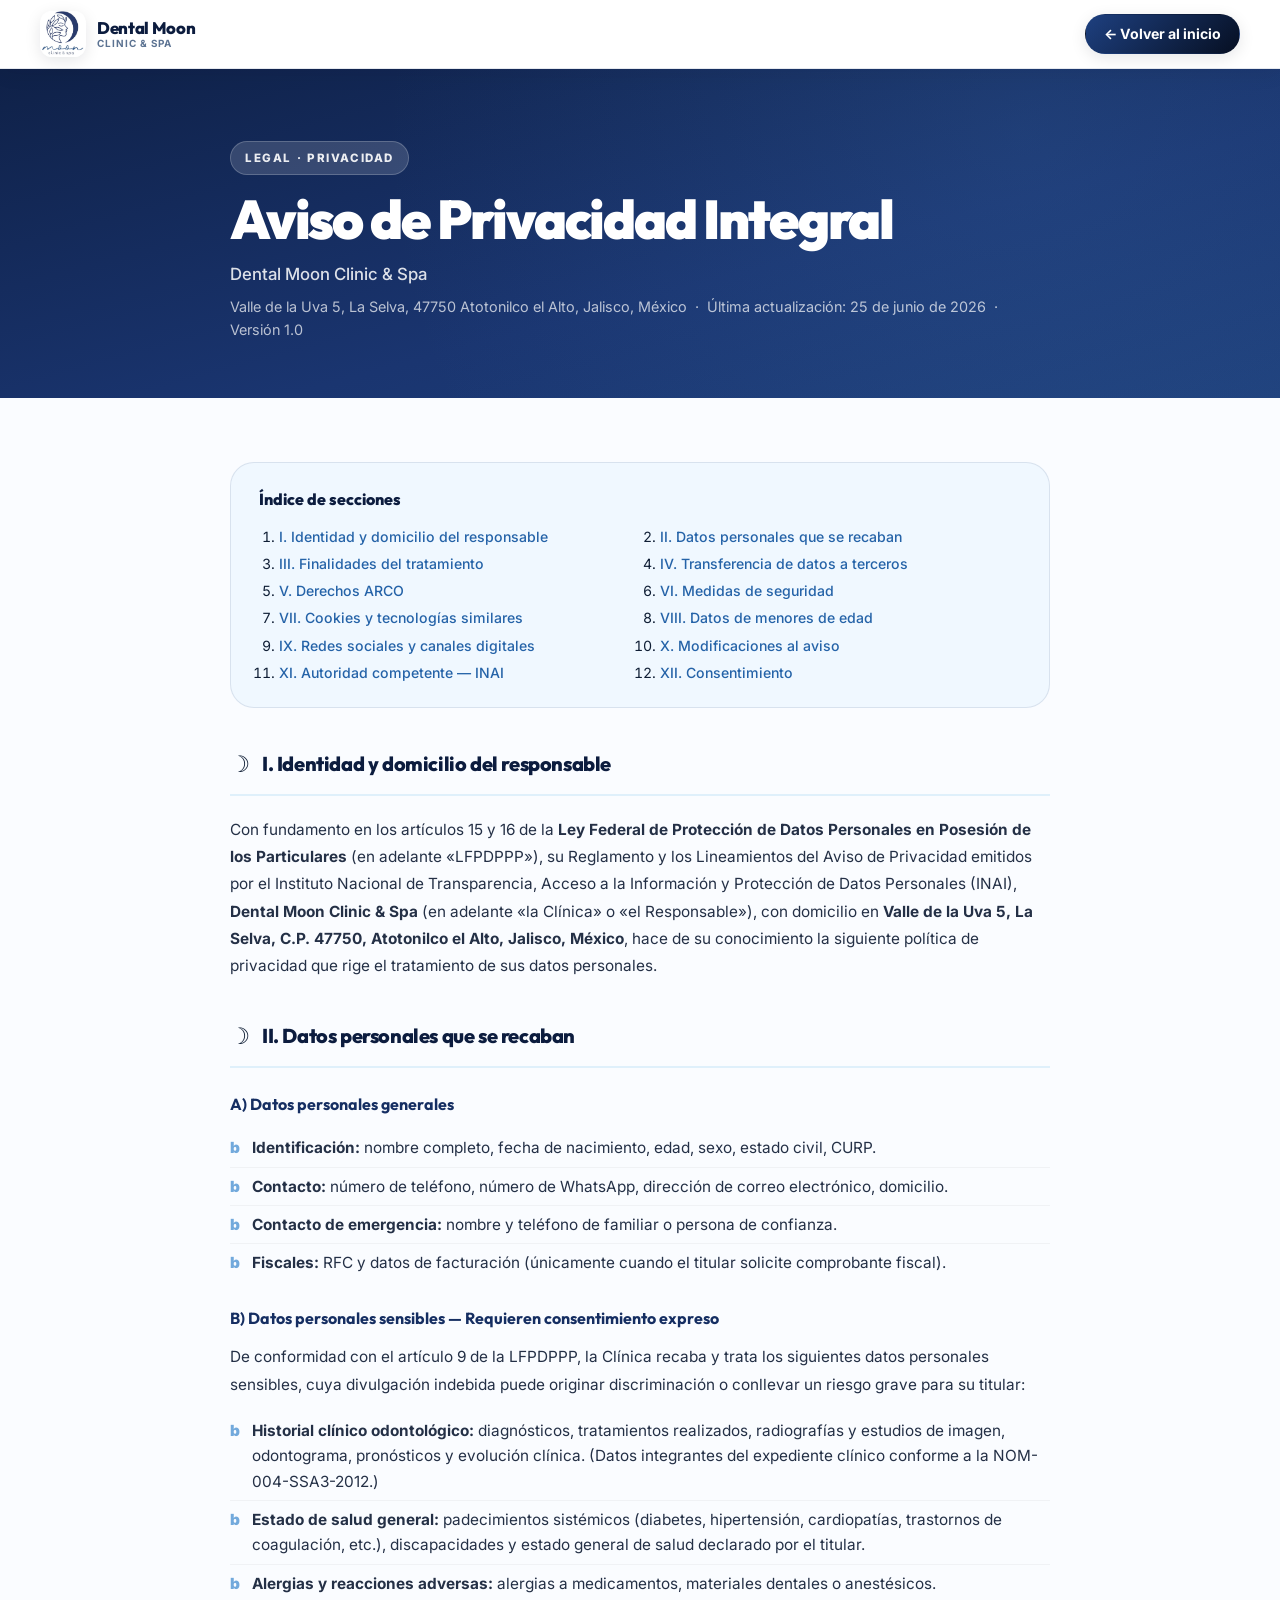
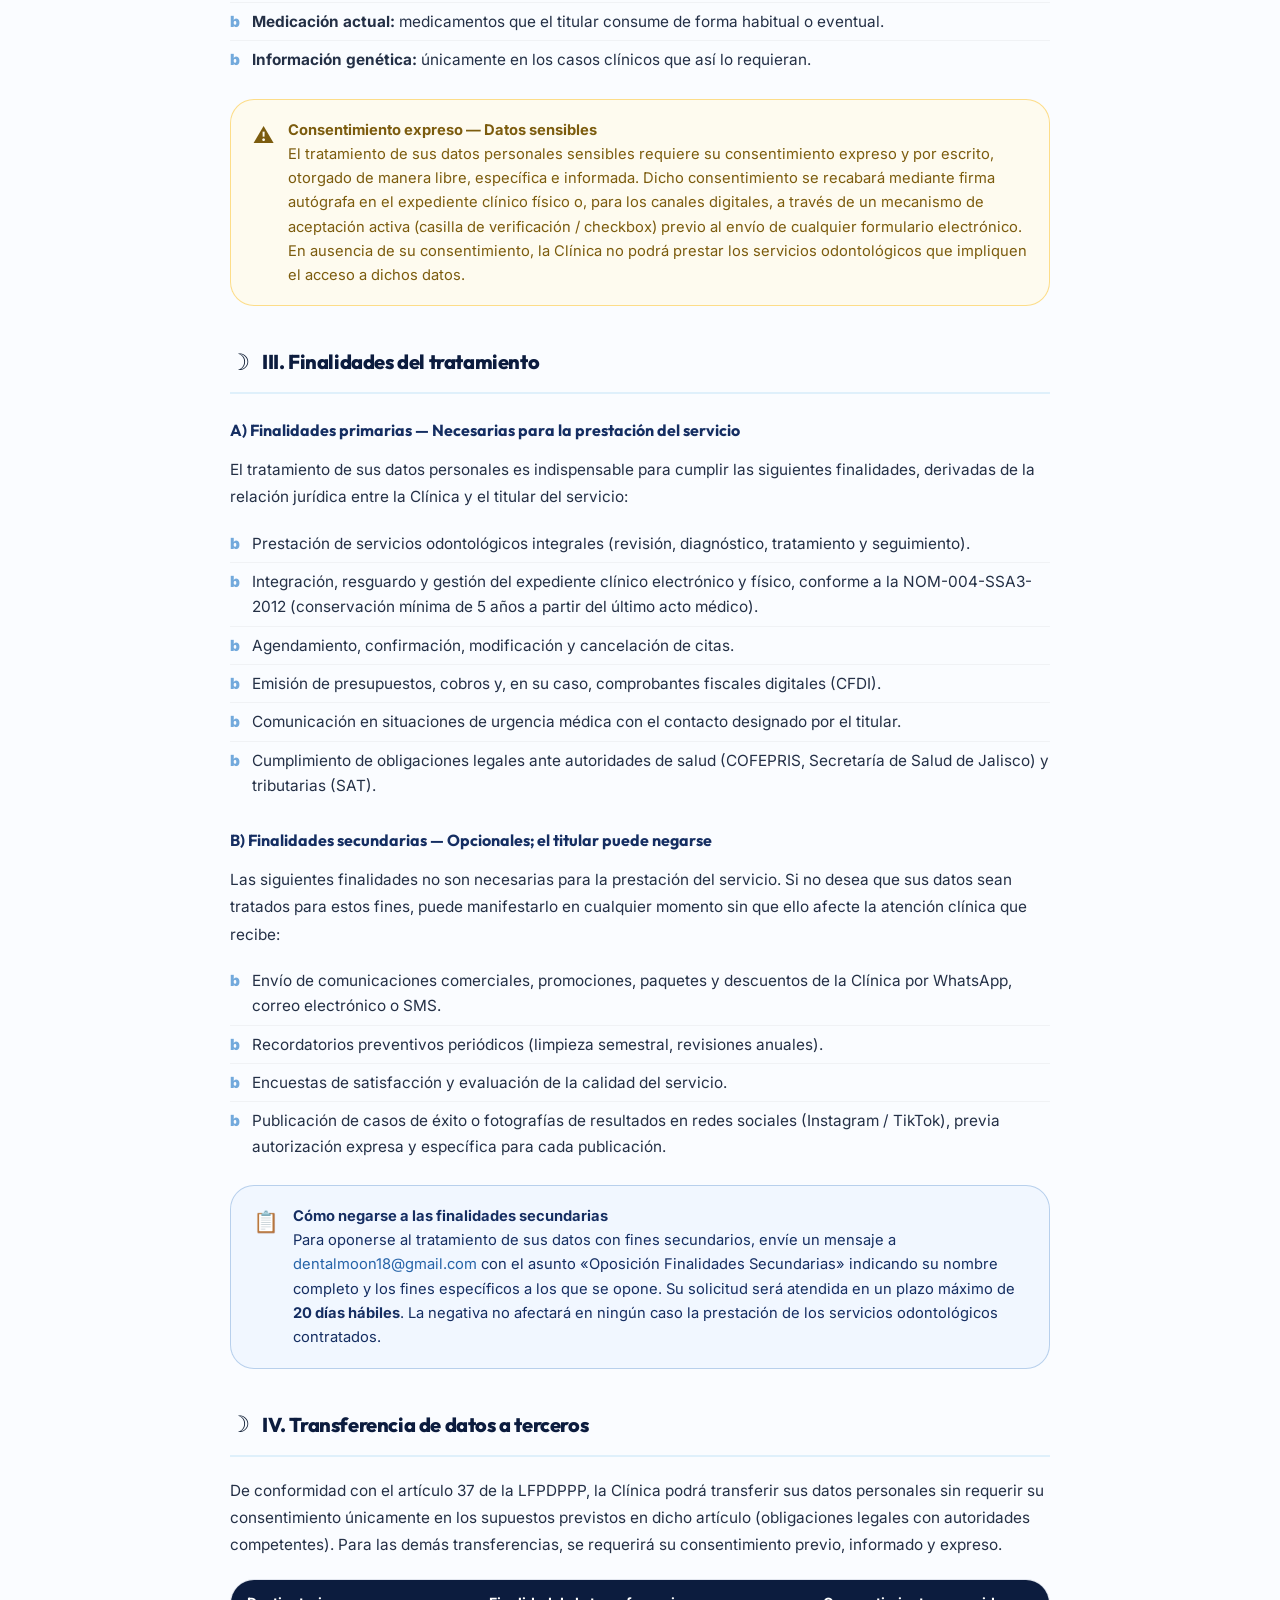
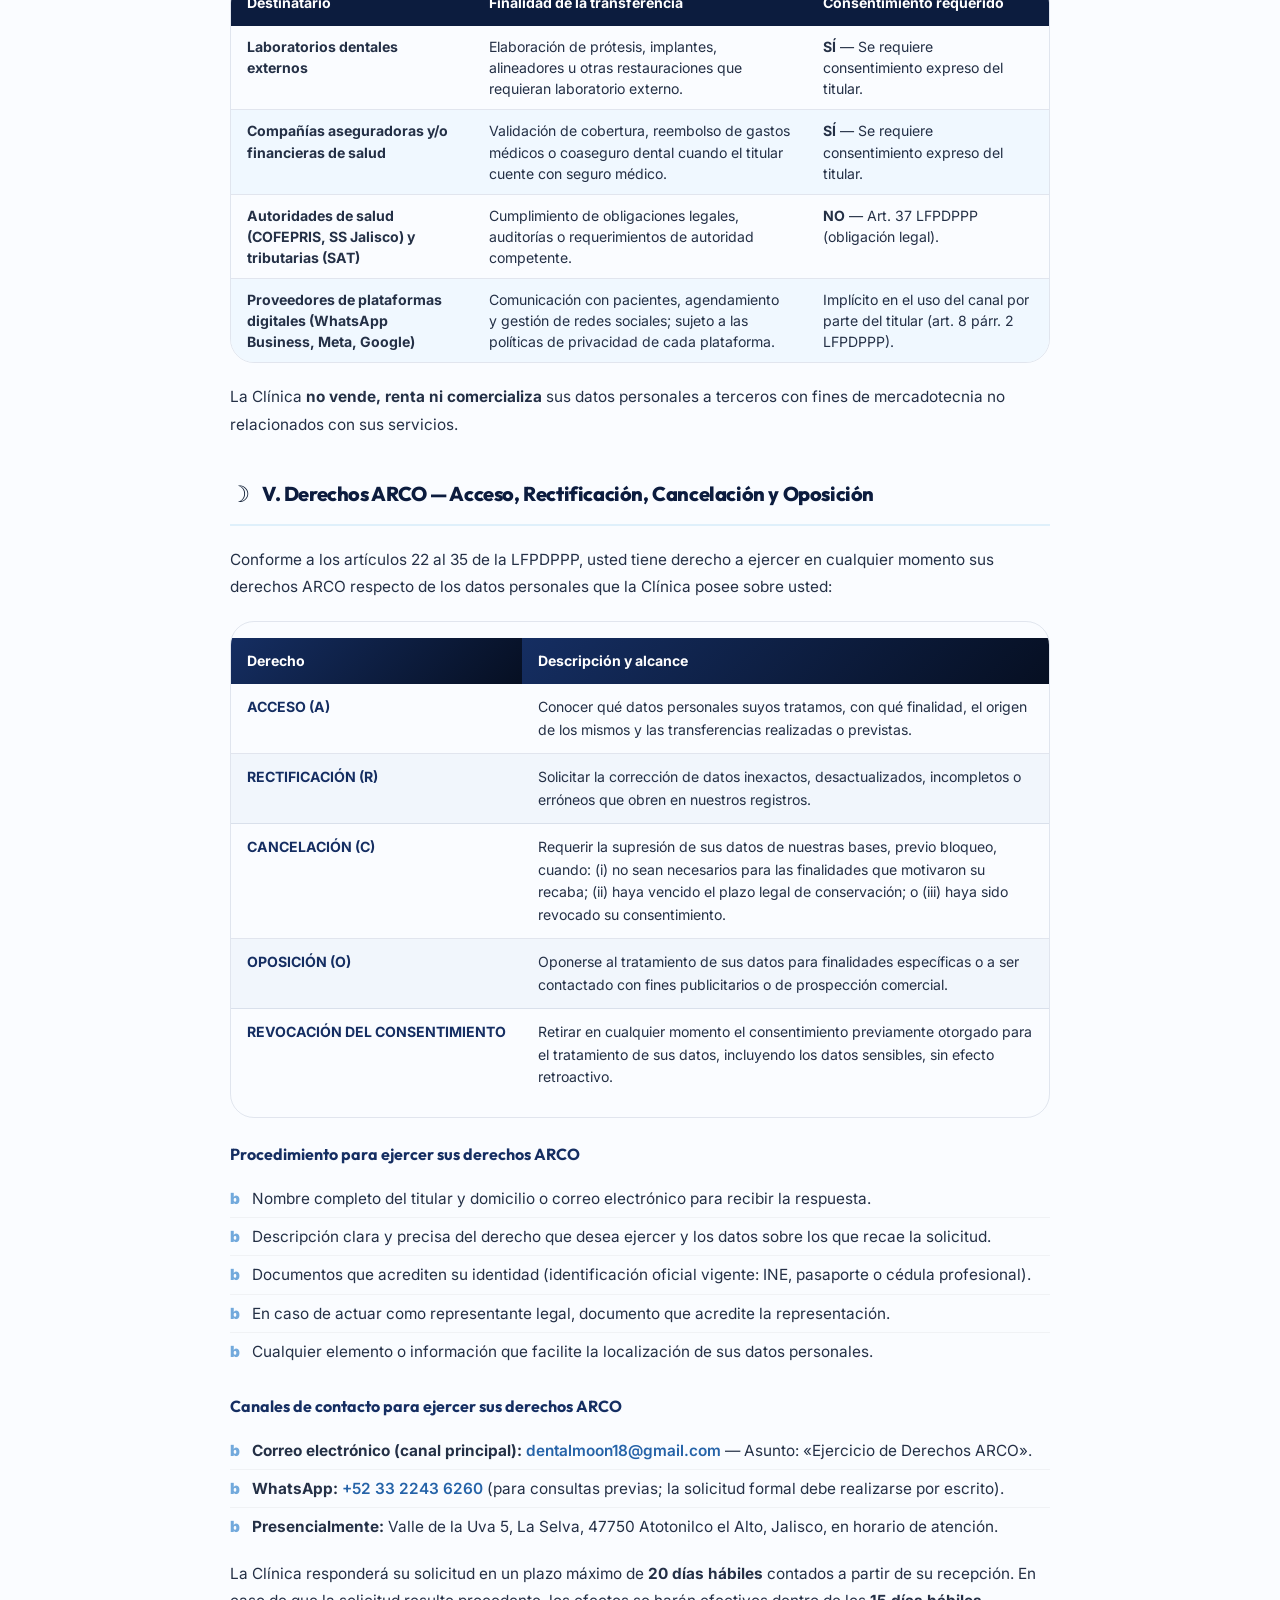
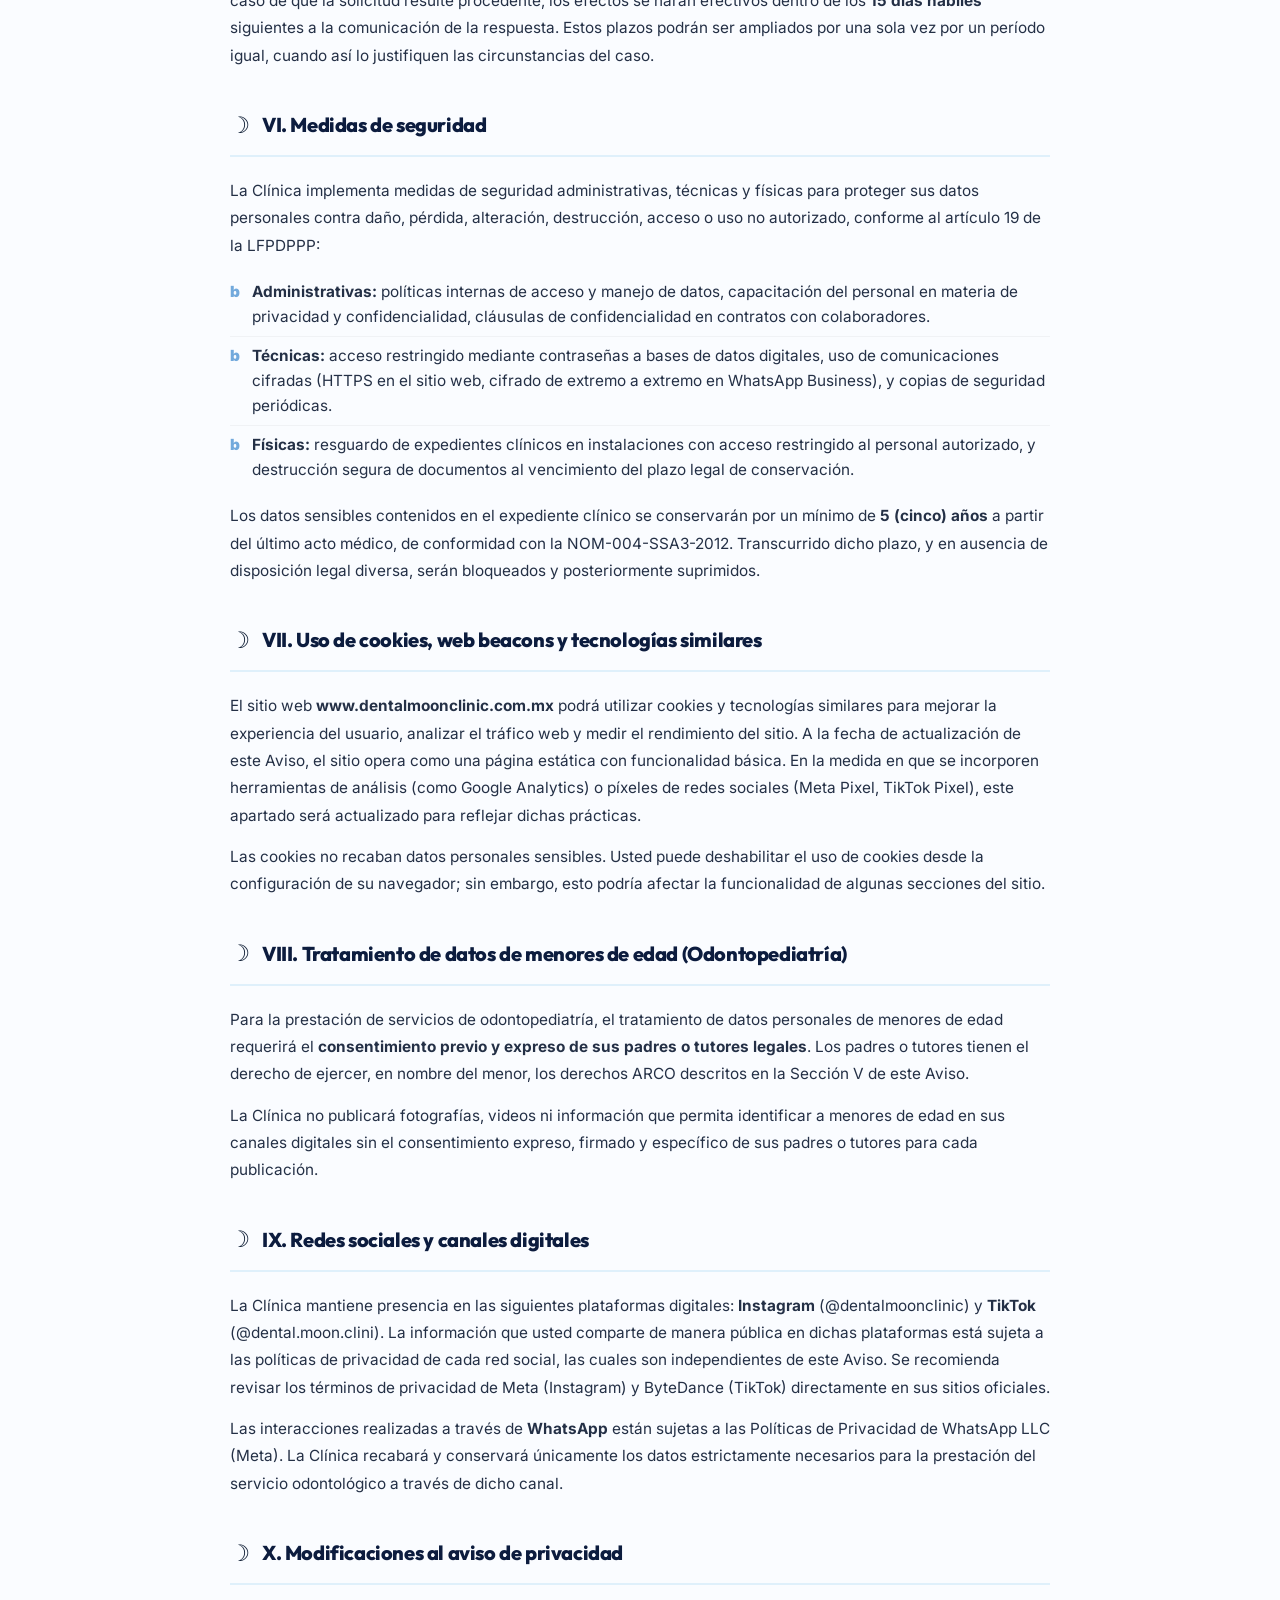
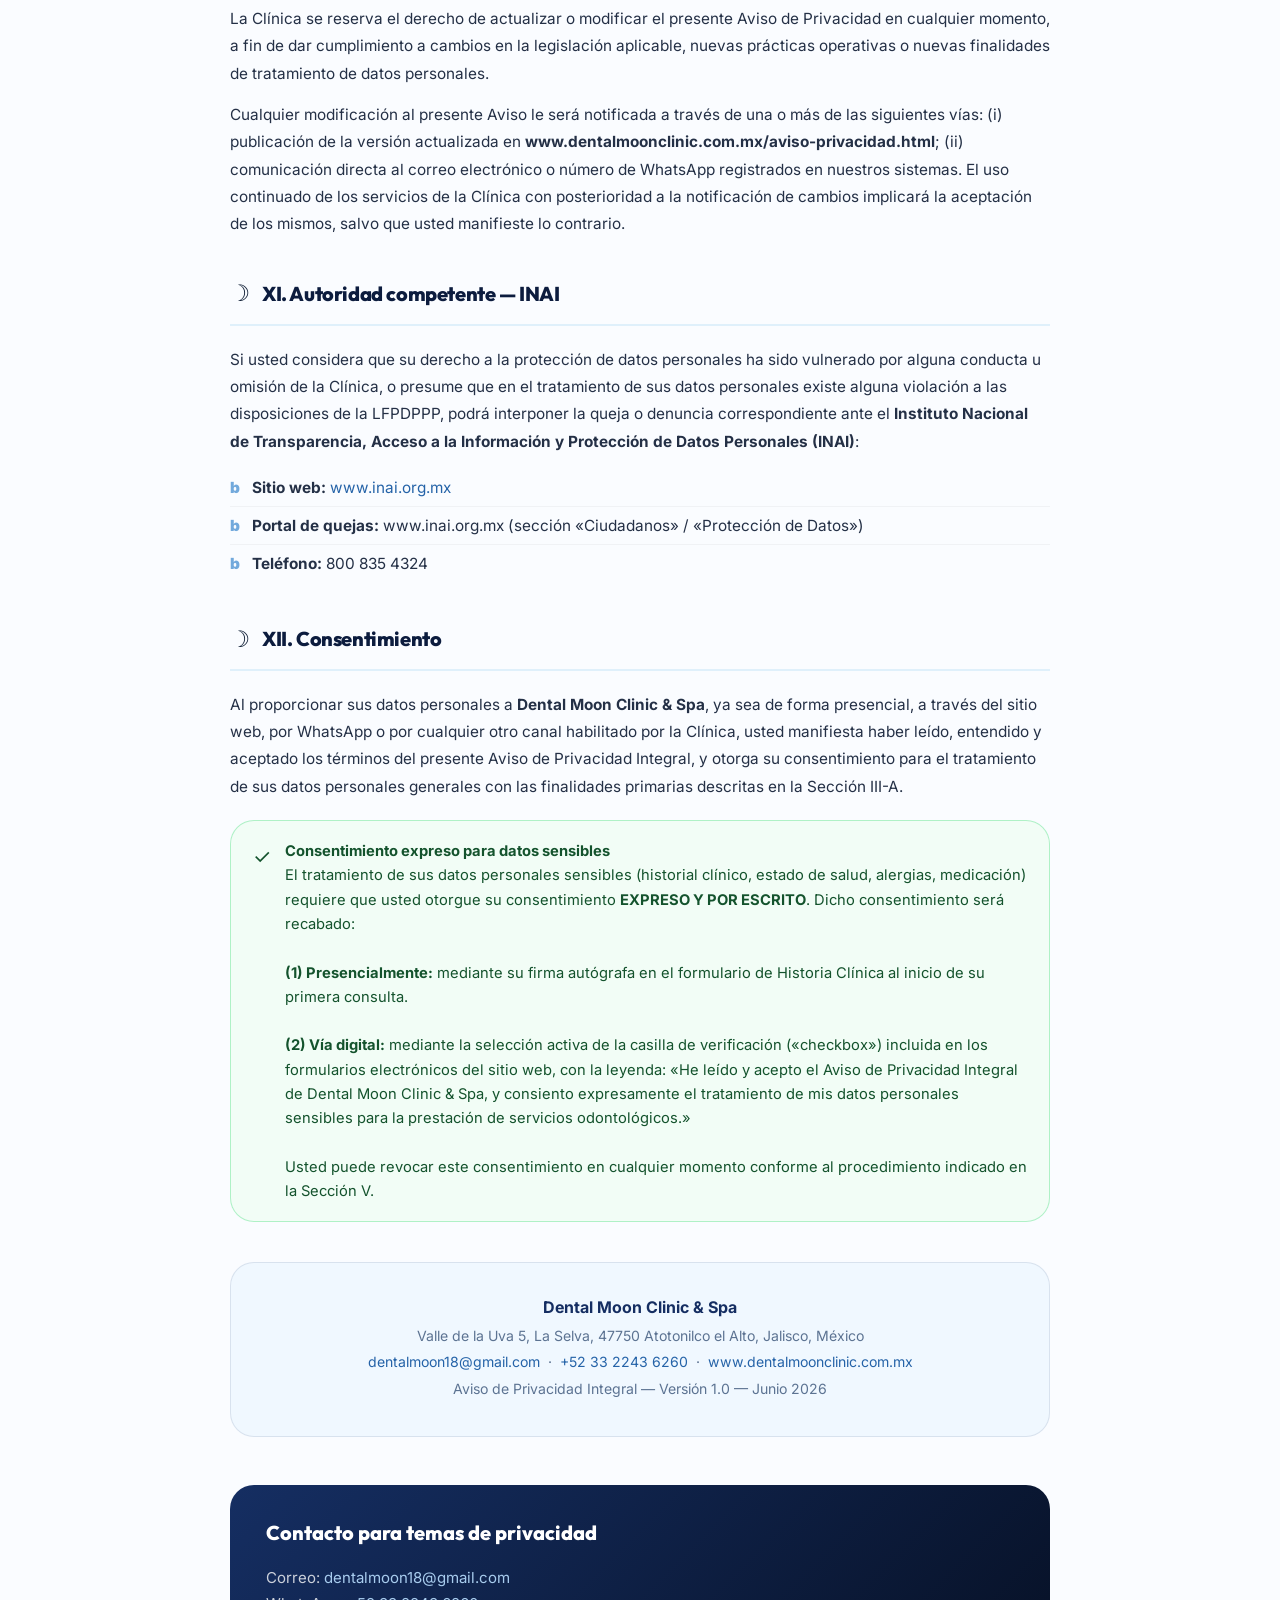
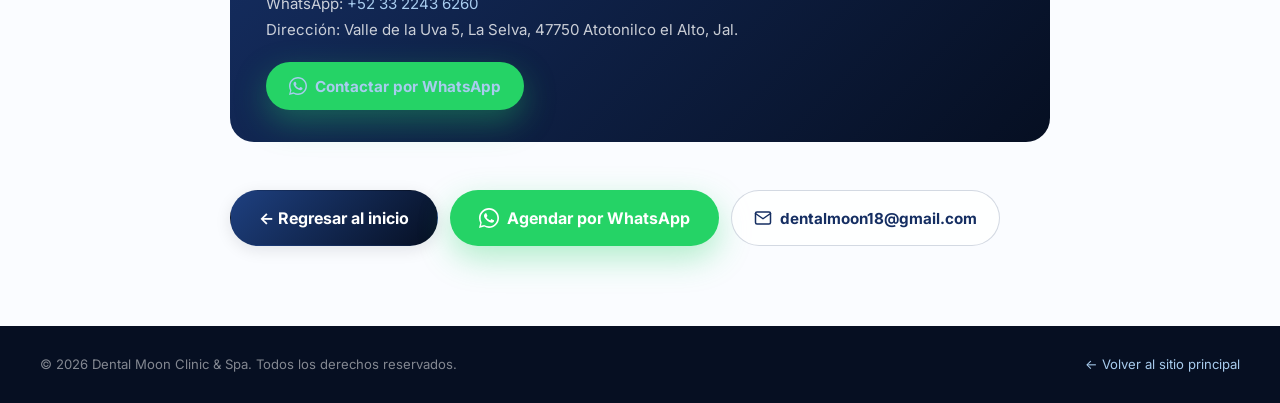
<file: aviso-privacidad.html>
<!doctype html>
<html lang="es-MX">
<head>
  <meta charset="utf-8">
  <meta name="viewport" content="width=device-width, initial-scale=1">
  <title>Aviso de Privacidad Integral | Dental Moon Clinic &amp; Spa</title>
  <meta name="description" content="Aviso de Privacidad Integral de Dental Moon Clinic &amp; Spa conforme a la LFPDPPP.">
  <meta name="robots" content="noindex, nofollow">
  <meta name="theme-color" content="#0f2148">
  <link rel="icon" type="image/png" href="assets/logo/favicon.png">
  <link rel="preconnect" href="https://fonts.googleapis.com">
  <link rel="preconnect" href="https://fonts.gstatic.com" crossorigin>
  <link href="https://fonts.googleapis.com/css2?family=Inter:wght@400;500;600;700;800;900&family=Outfit:wght@400;500;600;700;800;900&display=swap" rel="stylesheet">
  <link rel="stylesheet" href="css/styles.css">
  <style>
    .privacy-header{position:sticky;top:0;z-index:200;background:rgba(255,255,255,.95);backdrop-filter:saturate(180%) blur(20px);border-bottom:1px solid var(--line);box-shadow:0 4px 20px rgba(6,15,34,.07);}
    .privacy-header__inner{min-height:68px;display:flex;align-items:center;justify-content:space-between;gap:16px;}
    .privacy-hero{background:radial-gradient(circle at 80% 20%,rgba(74,135,200,.15),transparent 40rem),linear-gradient(165deg,#0f2148 0%,#1a3570 60%,#1e3f7a 100%);padding:72px 0 56px;color:#fff;}
    .privacy-hero__inner{max-width:820px;}
    .privacy-hero .section-kicker{background:rgba(255,255,255,.15);color:rgba(255,255,255,.9);border:1px solid rgba(255,255,255,.2);}
    .privacy-hero h1{font-family:'Outfit',sans-serif;font-size:clamp(2rem,6vw,3.4rem);font-weight:900;color:#fff;letter-spacing:-.04em;line-height:1.05;margin:16px 0 12px;}
    .privacy-hero__meta{color:rgba(255,255,255,.7);font-size:.9rem;margin:0;}
    .privacy-hero__subtitle{color:rgba(255,255,255,.85);font-size:1.05rem;margin:0 0 8px;font-weight:500;}
    .privacy-index{background:var(--blue-50);border:1px solid var(--line);border-radius:var(--radius);padding:24px 28px;margin:0 0 40px;}
    .privacy-index h2{font-family:'Outfit',sans-serif;font-size:1rem;font-weight:800;color:var(--navy-900);margin:0 0 14px;}
    .privacy-index ol{margin:0;padding:0 0 0 20px;display:grid;grid-template-columns:repeat(auto-fill,minmax(260px,1fr));gap:6px 20px;}
    .privacy-index li{font-size:.88rem;line-height:1.5;}
    .privacy-index a{color:var(--blue-600);text-decoration:none;font-weight:500;}
    .privacy-index a:hover{text-decoration:underline;}
    .privacy-body{padding:64px 0 80px;}
    .privacy-content{max-width:820px;}
    .privacy-content p,.privacy-section p{color:var(--ink-80);font-size:.96rem;line-height:1.78;margin:0 0 14px;}
    .privacy-section{margin:40px 0;scroll-margin-top:88px;}
    .privacy-section__header{display:flex;align-items:center;gap:12px;margin-bottom:20px;padding-bottom:14px;border-bottom:2px solid var(--blue-100);}
    .privacy-section__icon{font-size:1.4rem;line-height:1;flex-shrink:0;}
    .privacy-section h2{font-family:'Outfit',sans-serif;font-size:1.25rem;font-weight:800;color:var(--navy-900);letter-spacing:-.02em;margin:0;}
    .privacy-section h3{font-family:'Outfit',sans-serif;font-size:1rem;font-weight:700;color:var(--navy-800);margin:24px 0 12px;}
    .privacy-list{list-style:none;padding:0;margin:0 0 14px;}
    .privacy-list li{position:relative;padding:6px 0 6px 22px;color:var(--ink-80);font-size:.96rem;line-height:1.65;border-bottom:1px solid rgba(0,0,0,.04);}
    .privacy-list li:last-child{border-bottom:none;}
    .privacy-list li::before{content:'b';position:absolute;left:0;color:var(--blue-400);font-weight:900;}
    .privacy-table-wrap{overflow-x:auto;border-radius:var(--radius);border:1px solid var(--line);margin:20px 0;}
    .privacy-table{width:100%;border-collapse:collapse;font-size:.88rem;}
    .privacy-table th{background:var(--navy-900);color:#fff;font-weight:700;padding:12px 16px;text-align:left;}
    .privacy-table td{padding:10px 16px;border-bottom:1px solid var(--line);color:var(--ink-80);vertical-align:top;line-height:1.5;}
    .privacy-table tr:last-child td{border-bottom:none;}
    .privacy-table tr:nth-child(even) td{background:var(--blue-50);}
    .arco-table{width:100%;border-collapse:collapse;font-size:.88rem;margin:16px 0;}
    .arco-table th{background:linear-gradient(135deg,var(--navy-800),var(--navy-950));color:#fff;font-weight:700;padding:12px 16px;text-align:left;}
    .arco-table td{padding:12px 16px;border-bottom:1px solid var(--line);color:var(--ink-80);vertical-align:top;line-height:1.6;}
    .arco-table tr:last-child td{border-bottom:none;}
    .arco-table tr:nth-child(even) td{background:rgba(74,135,200,.05);}
    .arco-table td:first-child{font-weight:700;color:var(--navy-800);white-space:nowrap;}
    .privacy-alert{display:flex;align-items:flex-start;gap:14px;padding:18px 22px;border-radius:var(--radius);margin:20px 0;font-size:.92rem;line-height:1.65;}
    .privacy-alert__icon{font-size:1.3rem;flex-shrink:0;margin-top:1px;}
    .privacy-alert--warning{border:1px solid rgba(251,191,36,.5);background:rgba(255,251,235,.8);color:#7c5c0e;}
    .privacy-alert--success{border:1px solid rgba(74,222,128,.4);background:rgba(240,253,244,.8);color:#14532d;}
    .privacy-alert--info{border:1px solid rgba(74,135,200,.35);background:rgba(239,246,255,.8);color:var(--navy-800);}
    .privacy-alert strong{font-weight:700;}
    .privacy-contact-box{padding:32px 36px;border-radius:var(--radius);background:linear-gradient(135deg,var(--navy-800),var(--navy-950));color:#fff;margin-top:48px;}
    .privacy-contact-box h2{font-family:'Outfit',sans-serif;font-size:1.25rem;font-weight:800;color:#fff;margin:0 0 16px;}
    .privacy-contact-box p{color:rgba(255,255,255,.78);font-size:.94rem;line-height:1.7;margin:0 0 20px;}
    .privacy-contact-box a{color:var(--blue-300);}
    .privacy-actions{display:flex;flex-wrap:wrap;gap:12px;margin-top:48px;}
    .privacy-firma{text-align:center;padding:32px 24px;border:1px solid var(--line);border-radius:var(--radius);background:var(--blue-50);margin-top:40px;}
    .privacy-firma p{color:var(--muted);font-size:.88rem;margin:4px 0;line-height:1.6;}
    .privacy-firma strong{font-weight:700;color:var(--navy-800);font-size:1rem;}
    @media(max-width:640px){.privacy-hero{padding:48px 0 36px;}.privacy-body{padding:36px 0 56px;}.privacy-contact-box{padding:22px;}.privacy-actions{flex-direction:column;}.privacy-actions .btn{width:100%;justify-content:center;}.privacy-index ol{grid-template-columns:1fr;}.privacy-table th,.privacy-table td,.arco-table th,.arco-table td{padding:8px 10px;font-size:.8rem;}}
  </style>
</head>
<body>
  <header class="privacy-header" role="banner">
    <div class="container privacy-header__inner">
      <a class="brand" href="index.html" aria-label="Regresar al inicio de Dental Moon Clinic &amp; Spa">
        <picture>
          <source srcset="assets/logo/logo-oficial.webp" type="image/webp">
          <img src="assets/logo/logo-oficial.jpg" alt="Logo de Dental Moon Clinic &amp; Spa" width="46" height="46" style="width:46px;height:46px;object-fit:contain;border-radius:12px;background:#fff;box-shadow:var(--shadow-sm);">
        </picture>
        <span class="brand__text"><strong>Dental Moon</strong><small>Clinic &amp; Spa</small></span>
      </a>
      <a class="btn btn--primary" href="index.html" style="font-size:.88rem;padding:10px 18px;min-height:40px;">&larr; Volver al inicio</a>
    </div>
  </header>
  <main id="contenido">
    <div class="privacy-hero">
      <div class="container privacy-hero__inner">
        <span class="section-kicker">Legal &middot; Privacidad</span>
        <h1>Aviso de Privacidad Integral</h1>
        <p class="privacy-hero__subtitle">Dental Moon Clinic &amp; Spa</p>
        <p class="privacy-hero__meta">Valle de la Uva 5, La Selva, 47750 Atotonilco el Alto, Jalisco, M&eacute;xico &nbsp;&middot;&nbsp; &Uacute;ltima actualizaci&oacute;n: 25 de junio de 2026 &nbsp;&middot;&nbsp; Versi&oacute;n 1.0</p>
      </div>
    </div>
    <section class="privacy-body" aria-labelledby="aviso-title">
      <div class="container privacy-content">
        <div class="privacy-index">
          <h2>&Iacute;ndice de secciones</h2>
          <ol>
            <li><a href="#sec-i">I. Identidad y domicilio del responsable</a></li>
            <li><a href="#sec-ii">II. Datos personales que se recaban</a></li>
            <li><a href="#sec-iii">III. Finalidades del tratamiento</a></li>
            <li><a href="#sec-iv">IV. Transferencia de datos a terceros</a></li>
            <li><a href="#sec-v">V. Derechos ARCO</a></li>
            <li><a href="#sec-vi">VI. Medidas de seguridad</a></li>
            <li><a href="#sec-vii">VII. Cookies y tecnolog&iacute;as similares</a></li>
            <li><a href="#sec-viii">VIII. Datos de menores de edad</a></li>
            <li><a href="#sec-ix">IX. Redes sociales y canales digitales</a></li>
            <li><a href="#sec-x">X. Modificaciones al aviso</a></li>
            <li><a href="#sec-xi">XI. Autoridad competente &mdash; INAI</a></li>
            <li><a href="#sec-xii">XII. Consentimiento</a></li>
          </ol>
        </div>
        <!-- I -->
        <div class="privacy-section" id="sec-i">
          <div class="privacy-section__header"><span class="privacy-section__icon">&#9789;</span><h2>I. Identidad y domicilio del responsable</h2></div>
          <p>Con fundamento en los art&iacute;culos 15 y 16 de la <strong>Ley Federal de Protecci&oacute;n de Datos Personales en Posesi&oacute;n de los Particulares</strong> (en adelante &laquo;LFPDPPP&raquo;), su Reglamento y los Lineamientos del Aviso de Privacidad emitidos por el Instituto Nacional de Transparencia, Acceso a la Informaci&oacute;n y Protecci&oacute;n de Datos Personales (INAI), <strong>Dental Moon Clinic &amp; Spa</strong> (en adelante &laquo;la Cl&iacute;nica&raquo; o &laquo;el Responsable&raquo;), con domicilio en <strong>Valle de la Uva 5, La Selva, C.P. 47750, Atotonilco el Alto, Jalisco, M&eacute;xico</strong>, hace de su conocimiento la siguiente pol&iacute;tica de privacidad que rige el tratamiento de sus datos personales.</p>
        </div>
        <!-- II -->
        <div class="privacy-section" id="sec-ii">
          <div class="privacy-section__header"><span class="privacy-section__icon">&#9789;</span><h2>II. Datos personales que se recaban</h2></div>
          <h3>A) Datos personales generales</h3>
          <ul class="privacy-list">
            <li><strong>Identificaci&oacute;n:</strong> nombre completo, fecha de nacimiento, edad, sexo, estado civil, CURP.</li>
            <li><strong>Contacto:</strong> n&uacute;mero de tel&eacute;fono, n&uacute;mero de WhatsApp, direcci&oacute;n de correo electr&oacute;nico, domicilio.</li>
            <li><strong>Contacto de emergencia:</strong> nombre y tel&eacute;fono de familiar o persona de confianza.</li>
            <li><strong>Fiscales:</strong> RFC y datos de facturaci&oacute;n (&uacute;nicamente cuando el titular solicite comprobante fiscal).</li>
          </ul>
          <h3>B) Datos personales sensibles &mdash; Requieren consentimiento expreso</h3>
          <p>De conformidad con el art&iacute;culo 9 de la LFPDPPP, la Cl&iacute;nica recaba y trata los siguientes datos personales sensibles, cuya divulgaci&oacute;n indebida puede originar discriminaci&oacute;n o conllevar un riesgo grave para su titular:</p>
          <ul class="privacy-list">
            <li><strong>Historial cl&iacute;nico odontol&oacute;gico:</strong> diagn&oacute;sticos, tratamientos realizados, radiograf&iacute;as y estudios de imagen, odontograma, pron&oacute;sticos y evoluci&oacute;n cl&iacute;nica. (Datos integrantes del expediente cl&iacute;nico conforme a la NOM-004-SSA3-2012.)</li>
            <li><strong>Estado de salud general:</strong> padecimientos sist&eacute;micos (diabetes, hipertensi&oacute;n, cardiopat&iacute;as, trastornos de coagulaci&oacute;n, etc.), discapacidades y estado general de salud declarado por el titular.</li>
            <li><strong>Alergias y reacciones adversas:</strong> alergias a medicamentos, materiales dentales o anest&eacute;sicos.</li>
            <li><strong>Medicaci&oacute;n actual:</strong> medicamentos que el titular consume de forma habitual o eventual.</li>
            <li><strong>Informaci&oacute;n gen&eacute;tica:</strong> &uacute;nicamente en los casos cl&iacute;nicos que as&iacute; lo requieran.</li>
          </ul>
          <div class="privacy-alert privacy-alert--warning">
            <span class="privacy-alert__icon">&#9888;</span>
            <div><strong>Consentimiento expreso &mdash; Datos sensibles</strong><br>El tratamiento de sus datos personales sensibles requiere su consentimiento expreso y por escrito, otorgado de manera libre, espec&iacute;fica e informada. Dicho consentimiento se recabar&aacute; mediante firma aut&oacute;grafa en el expediente cl&iacute;nico f&iacute;sico o, para los canales digitales, a trav&eacute;s de un mecanismo de aceptaci&oacute;n activa (casilla de verificaci&oacute;n / checkbox) previo al env&iacute;o de cualquier formulario electr&oacute;nico. En ausencia de su consentimiento, la Cl&iacute;nica no podr&aacute; prestar los servicios odontol&oacute;gicos que impliquen el acceso a dichos datos.</div>
          </div>
        </div>
        <!-- III -->
        <div class="privacy-section" id="sec-iii">
          <div class="privacy-section__header"><span class="privacy-section__icon">&#9789;</span><h2>III. Finalidades del tratamiento</h2></div>
          <h3>A) Finalidades primarias &mdash; Necesarias para la prestaci&oacute;n del servicio</h3>
          <p>El tratamiento de sus datos personales es indispensable para cumplir las siguientes finalidades, derivadas de la relaci&oacute;n jur&iacute;dica entre la Cl&iacute;nica y el titular del servicio:</p>
          <ul class="privacy-list">
            <li>Prestaci&oacute;n de servicios odontol&oacute;gicos integrales (revisi&oacute;n, diagn&oacute;stico, tratamiento y seguimiento).</li>
            <li>Integraci&oacute;n, resguardo y gesti&oacute;n del expediente cl&iacute;nico electr&oacute;nico y f&iacute;sico, conforme a la NOM-004-SSA3-2012 (conservaci&oacute;n m&iacute;nima de 5 a&ntilde;os a partir del &uacute;ltimo acto m&eacute;dico).</li>
            <li>Agendamiento, confirmaci&oacute;n, modificaci&oacute;n y cancelaci&oacute;n de citas.</li>
            <li>Emisi&oacute;n de presupuestos, cobros y, en su caso, comprobantes fiscales digitales (CFDI).</li>
            <li>Comunicaci&oacute;n en situaciones de urgencia m&eacute;dica con el contacto designado por el titular.</li>
            <li>Cumplimiento de obligaciones legales ante autoridades de salud (COFEPRIS, Secretar&iacute;a de Salud de Jalisco) y tributarias (SAT).</li>
          </ul>
          <h3>B) Finalidades secundarias &mdash; Opcionales; el titular puede negarse</h3>
          <p>Las siguientes finalidades no son necesarias para la prestaci&oacute;n del servicio. Si no desea que sus datos sean tratados para estos fines, puede manifestarlo en cualquier momento sin que ello afecte la atenci&oacute;n cl&iacute;nica que recibe:</p>
          <ul class="privacy-list">
            <li>Env&iacute;o de comunicaciones comerciales, promociones, paquetes y descuentos de la Cl&iacute;nica por WhatsApp, correo electr&oacute;nico o SMS.</li>
            <li>Recordatorios preventivos peri&oacute;dicos (limpieza semestral, revisiones anuales).</li>
            <li>Encuestas de satisfacci&oacute;n y evaluaci&oacute;n de la calidad del servicio.</li>
            <li>Publicaci&oacute;n de casos de &eacute;xito o fotograf&iacute;as de resultados en redes sociales (Instagram / TikTok), previa autorizaci&oacute;n expresa y espec&iacute;fica para cada publicaci&oacute;n.</li>
          </ul>
          <div class="privacy-alert privacy-alert--info">
            <span class="privacy-alert__icon">&#128203;</span>
            <div><strong>C&oacute;mo negarse a las finalidades secundarias</strong><br>Para oponerse al tratamiento de sus datos con fines secundarios, env&iacute;e un mensaje a <a href="mailto:dentalmoon18@gmail.com" style="color:var(--blue-600);">dentalmoon18@gmail.com</a> con el asunto &laquo;Oposici&oacute;n Finalidades Secundarias&raquo; indicando su nombre completo y los fines espec&iacute;ficos a los que se opone. Su solicitud ser&aacute; atendida en un plazo m&aacute;ximo de <strong>20 d&iacute;as h&aacute;biles</strong>. La negativa no afectar&aacute; en ning&uacute;n caso la prestaci&oacute;n de los servicios odontol&oacute;gicos contratados.</div>
          </div>
        </div>
        <!-- IV -->
        <div class="privacy-section" id="sec-iv">
          <div class="privacy-section__header"><span class="privacy-section__icon">&#9789;</span><h2>IV. Transferencia de datos a terceros</h2></div>
          <p>De conformidad con el art&iacute;culo 37 de la LFPDPPP, la Cl&iacute;nica podr&aacute; transferir sus datos personales sin requerir su consentimiento &uacute;nicamente en los supuestos previstos en dicho art&iacute;culo (obligaciones legales con autoridades competentes). Para las dem&aacute;s transferencias, se requerir&aacute; su consentimiento previo, informado y expreso.</p>
          <div class="privacy-table-wrap">
            <table class="privacy-table" aria-label="Tabla de transferencias de datos">
              <thead><tr><th>Destinatario</th><th>Finalidad de la transferencia</th><th>Consentimiento requerido</th></tr></thead>
              <tbody>
                <tr><td><strong>Laboratorios dentales externos</strong></td><td>Elaboraci&oacute;n de pr&oacute;tesis, implantes, alineadores u otras restauraciones que requieran laboratorio externo.</td><td><strong>S&Iacute;</strong> &mdash; Se requiere consentimiento expreso del titular.</td></tr>
                <tr><td><strong>Compa&ntilde;&iacute;as aseguradoras y/o financieras de salud</strong></td><td>Validaci&oacute;n de cobertura, reembolso de gastos m&eacute;dicos o coaseguro dental cuando el titular cuente con seguro m&eacute;dico.</td><td><strong>S&Iacute;</strong> &mdash; Se requiere consentimiento expreso del titular.</td></tr>
                <tr><td><strong>Autoridades de salud (COFEPRIS, SS Jalisco) y tributarias (SAT)</strong></td><td>Cumplimiento de obligaciones legales, auditor&iacute;as o requerimientos de autoridad competente.</td><td><strong>NO</strong> &mdash; Art. 37 LFPDPPP (obligaci&oacute;n legal).</td></tr>
                <tr><td><strong>Proveedores de plataformas digitales (WhatsApp Business, Meta, Google)</strong></td><td>Comunicaci&oacute;n con pacientes, agendamiento y gesti&oacute;n de redes sociales; sujeto a las pol&iacute;ticas de privacidad de cada plataforma.</td><td>Impl&iacute;cito en el uso del canal por parte del titular (art. 8 p&aacute;rr. 2 LFPDPPP).</td></tr>
              </tbody>
            </table>
          </div>
          <p>La Cl&iacute;nica <strong>no vende, renta ni comercializa</strong> sus datos personales a terceros con fines de mercadotecnia no relacionados con sus servicios.</p>
        </div>
        <!-- V -->
        <div class="privacy-section" id="sec-v">
          <div class="privacy-section__header"><span class="privacy-section__icon">&#9789;</span><h2>V. Derechos ARCO &mdash; Acceso, Rectificaci&oacute;n, Cancelaci&oacute;n y Oposici&oacute;n</h2></div>
          <p>Conforme a los art&iacute;culos 22 al 35 de la LFPDPPP, usted tiene derecho a ejercer en cualquier momento sus derechos ARCO respecto de los datos personales que la Cl&iacute;nica posee sobre usted:</p>
          <div class="privacy-table-wrap">
            <table class="arco-table" aria-label="Tabla de derechos ARCO">
              <thead><tr><th>Derecho</th><th>Descripci&oacute;n y alcance</th></tr></thead>
              <tbody>
                <tr><td>ACCESO (A)</td><td>Conocer qu&eacute; datos personales suyos tratamos, con qu&eacute; finalidad, el origen de los mismos y las transferencias realizadas o previstas.</td></tr>
                <tr><td>RECTIFICACI&Oacute;N (R)</td><td>Solicitar la correcci&oacute;n de datos inexactos, desactualizados, incompletos o err&oacute;neos que obren en nuestros registros.</td></tr>
                <tr><td>CANCELACI&Oacute;N (C)</td><td>Requerir la supresi&oacute;n de sus datos de nuestras bases, previo bloqueo, cuando: (i) no sean necesarios para las finalidades que motivaron su recaba; (ii) haya vencido el plazo legal de conservaci&oacute;n; o (iii) haya sido revocado su consentimiento.</td></tr>
                <tr><td>OPOSICI&Oacute;N (O)</td><td>Oponerse al tratamiento de sus datos para finalidades espec&iacute;ficas o a ser contactado con fines publicitarios o de prospecci&oacute;n comercial.</td></tr>
                <tr><td>REVOCACI&Oacute;N DEL CONSENTIMIENTO</td><td>Retirar en cualquier momento el consentimiento previamente otorgado para el tratamiento de sus datos, incluyendo los datos sensibles, sin efecto retroactivo.</td></tr>
              </tbody>
            </table>
          </div>
          <h3>Procedimiento para ejercer sus derechos ARCO</h3>
          <ul class="privacy-list">
            <li>Nombre completo del titular y domicilio o correo electr&oacute;nico para recibir la respuesta.</li>
            <li>Descripci&oacute;n clara y precisa del derecho que desea ejercer y los datos sobre los que recae la solicitud.</li>
            <li>Documentos que acrediten su identidad (identificaci&oacute;n oficial vigente: INE, pasaporte o c&eacute;dula profesional).</li>
            <li>En caso de actuar como representante legal, documento que acredite la representaci&oacute;n.</li>
            <li>Cualquier elemento o informaci&oacute;n que facilite la localizaci&oacute;n de sus datos personales.</li>
          </ul>
          <h3>Canales de contacto para ejercer sus derechos ARCO</h3>
          <ul class="privacy-list">
            <li><strong>Correo electr&oacute;nico (canal principal):</strong> <a href="mailto:dentalmoon18@gmail.com" style="color:var(--blue-600);font-weight:600;">dentalmoon18@gmail.com</a> &mdash; Asunto: &laquo;Ejercicio de Derechos ARCO&raquo;.</li>
            <li><strong>WhatsApp:</strong> <a href="https://wa.me/523322436260" target="_blank" rel="noopener" style="color:var(--blue-600);font-weight:600;">+52 33 2243 6260</a> (para consultas previas; la solicitud formal debe realizarse por escrito).</li>
            <li><strong>Presencialmente:</strong> Valle de la Uva 5, La Selva, 47750 Atotonilco el Alto, Jalisco, en horario de atenci&oacute;n.</li>
          </ul>
          <p>La Cl&iacute;nica responder&aacute; su solicitud en un plazo m&aacute;ximo de <strong>20 d&iacute;as h&aacute;biles</strong> contados a partir de su recepci&oacute;n. En caso de que la solicitud resulte procedente, los efectos se har&aacute;n efectivos dentro de los <strong>15 d&iacute;as h&aacute;biles</strong> siguientes a la comunicaci&oacute;n de la respuesta. Estos plazos podr&aacute;n ser ampliados por una sola vez por un per&iacute;odo igual, cuando as&iacute; lo justifiquen las circunstancias del caso.</p>
        </div>
        <!-- VI -->
        <div class="privacy-section" id="sec-vi">
          <div class="privacy-section__header"><span class="privacy-section__icon">&#9789;</span><h2>VI. Medidas de seguridad</h2></div>
          <p>La Cl&iacute;nica implementa medidas de seguridad administrativas, t&eacute;cnicas y f&iacute;sicas para proteger sus datos personales contra da&ntilde;o, p&eacute;rdida, alteraci&oacute;n, destrucci&oacute;n, acceso o uso no autorizado, conforme al art&iacute;culo 19 de la LFPDPPP:</p>
          <ul class="privacy-list">
            <li><strong>Administrativas:</strong> pol&iacute;ticas internas de acceso y manejo de datos, capacitaci&oacute;n del personal en materia de privacidad y confidencialidad, cl&aacute;usulas de confidencialidad en contratos con colaboradores.</li>
            <li><strong>T&eacute;cnicas:</strong> acceso restringido mediante contrase&ntilde;as a bases de datos digitales, uso de comunicaciones cifradas (HTTPS en el sitio web, cifrado de extremo a extremo en WhatsApp Business), y copias de seguridad peri&oacute;dicas.</li>
            <li><strong>F&iacute;sicas:</strong> resguardo de expedientes cl&iacute;nicos en instalaciones con acceso restringido al personal autorizado, y destrucci&oacute;n segura de documentos al vencimiento del plazo legal de conservaci&oacute;n.</li>
          </ul>
          <p>Los datos sensibles contenidos en el expediente cl&iacute;nico se conservar&aacute;n por un m&iacute;nimo de <strong>5 (cinco) a&ntilde;os</strong> a partir del &uacute;ltimo acto m&eacute;dico, de conformidad con la NOM-004-SSA3-2012. Transcurrido dicho plazo, y en ausencia de disposici&oacute;n legal diversa, ser&aacute;n bloqueados y posteriormente suprimidos.</p>
        </div>
        <!-- VII -->
        <div class="privacy-section" id="sec-vii">
          <div class="privacy-section__header"><span class="privacy-section__icon">&#9789;</span><h2>VII. Uso de cookies, web beacons y tecnolog&iacute;as similares</h2></div>
          <p>El sitio web <strong>www.dentalmoonclinic.com.mx</strong> podr&aacute; utilizar cookies y tecnolog&iacute;as similares para mejorar la experiencia del usuario, analizar el tr&aacute;fico web y medir el rendimiento del sitio. A la fecha de actualizaci&oacute;n de este Aviso, el sitio opera como una p&aacute;gina est&aacute;tica con funcionalidad b&aacute;sica. En la medida en que se incorporen herramientas de an&aacute;lisis (como Google Analytics) o p&iacute;xeles de redes sociales (Meta Pixel, TikTok Pixel), este apartado ser&aacute; actualizado para reflejar dichas pr&aacute;cticas.</p>
          <p>Las cookies no recaban datos personales sensibles. Usted puede deshabilitar el uso de cookies desde la configuraci&oacute;n de su navegador; sin embargo, esto podr&iacute;a afectar la funcionalidad de algunas secciones del sitio.</p>
        </div>
        <!-- VIII -->
        <div class="privacy-section" id="sec-viii">
          <div class="privacy-section__header"><span class="privacy-section__icon">&#9789;</span><h2>VIII. Tratamiento de datos de menores de edad (Odontopediatr&iacute;a)</h2></div>
          <p>Para la prestaci&oacute;n de servicios de odontopediatr&iacute;a, el tratamiento de datos personales de menores de edad requerir&aacute; el <strong>consentimiento previo y expreso de sus padres o tutores legales</strong>. Los padres o tutores tienen el derecho de ejercer, en nombre del menor, los derechos ARCO descritos en la Secci&oacute;n V de este Aviso.</p>
          <p>La Cl&iacute;nica no publicar&aacute; fotograf&iacute;as, videos ni informaci&oacute;n que permita identificar a menores de edad en sus canales digitales sin el consentimiento expreso, firmado y espec&iacute;fico de sus padres o tutores para cada publicaci&oacute;n.</p>
        </div>
        <!-- IX -->
        <div class="privacy-section" id="sec-ix">
          <div class="privacy-section__header"><span class="privacy-section__icon">&#9789;</span><h2>IX. Redes sociales y canales digitales</h2></div>
          <p>La Cl&iacute;nica mantiene presencia en las siguientes plataformas digitales: <strong>Instagram</strong> (@dentalmoonclinic) y <strong>TikTok</strong> (@dental.moon.clini). La informaci&oacute;n que usted comparte de manera p&uacute;blica en dichas plataformas est&aacute; sujeta a las pol&iacute;ticas de privacidad de cada red social, las cuales son independientes de este Aviso. Se recomienda revisar los t&eacute;rminos de privacidad de Meta (Instagram) y ByteDance (TikTok) directamente en sus sitios oficiales.</p>
          <p>Las interacciones realizadas a trav&eacute;s de <strong>WhatsApp</strong> est&aacute;n sujetas a las Pol&iacute;ticas de Privacidad de WhatsApp LLC (Meta). La Cl&iacute;nica recabar&aacute; y conservar&aacute; &uacute;nicamente los datos estrictamente necesarios para la prestaci&oacute;n del servicio odontol&oacute;gico a trav&eacute;s de dicho canal.</p>
        </div>
        <!-- X -->
        <div class="privacy-section" id="sec-x">
          <div class="privacy-section__header"><span class="privacy-section__icon">&#9789;</span><h2>X. Modificaciones al aviso de privacidad</h2></div>
          <p>La Cl&iacute;nica se reserva el derecho de actualizar o modificar el presente Aviso de Privacidad en cualquier momento, a fin de dar cumplimiento a cambios en la legislaci&oacute;n aplicable, nuevas pr&aacute;cticas operativas o nuevas finalidades de tratamiento de datos personales.</p>
          <p>Cualquier modificaci&oacute;n al presente Aviso le ser&aacute; notificada a trav&eacute;s de una o m&aacute;s de las siguientes v&iacute;as: (i) publicaci&oacute;n de la versi&oacute;n actualizada en <strong>www.dentalmoonclinic.com.mx/aviso-privacidad.html</strong>; (ii) comunicaci&oacute;n directa al correo electr&oacute;nico o n&uacute;mero de WhatsApp registrados en nuestros sistemas. El uso continuado de los servicios de la Cl&iacute;nica con posterioridad a la notificaci&oacute;n de cambios implicar&aacute; la aceptaci&oacute;n de los mismos, salvo que usted manifieste lo contrario.</p>
        </div>
        <!-- XI -->
        <div class="privacy-section" id="sec-xi">
          <div class="privacy-section__header"><span class="privacy-section__icon">&#9789;</span><h2>XI. Autoridad competente &mdash; INAI</h2></div>
          <p>Si usted considera que su derecho a la protecci&oacute;n de datos personales ha sido vulnerado por alguna conducta u omisi&oacute;n de la Cl&iacute;nica, o presume que en el tratamiento de sus datos personales existe alguna violaci&oacute;n a las disposiciones de la LFPDPPP, podr&aacute; interponer la queja o denuncia correspondiente ante el <strong>Instituto Nacional de Transparencia, Acceso a la Informaci&oacute;n y Protecci&oacute;n de Datos Personales (INAI)</strong>:</p>
          <ul class="privacy-list">
            <li><strong>Sitio web:</strong> <a href="https://www.inai.org.mx" target="_blank" rel="noopener" style="color:var(--blue-600);">www.inai.org.mx</a></li>
            <li><strong>Portal de quejas:</strong> www.inai.org.mx (secci&oacute;n &laquo;Ciudadanos&raquo; / &laquo;Protecci&oacute;n de Datos&raquo;)</li>
            <li><strong>Tel&eacute;fono:</strong> 800 835 4324</li>
          </ul>
        </div>
        <!-- XII -->
        <div class="privacy-section" id="sec-xii">
          <div class="privacy-section__header"><span class="privacy-section__icon">&#9789;</span><h2>XII. Consentimiento</h2></div>
          <p>Al proporcionar sus datos personales a <strong>Dental Moon Clinic &amp; Spa</strong>, ya sea de forma presencial, a trav&eacute;s del sitio web, por WhatsApp o por cualquier otro canal habilitado por la Cl&iacute;nica, usted manifiesta haber le&iacute;do, entendido y aceptado los t&eacute;rminos del presente Aviso de Privacidad Integral, y otorga su consentimiento para el tratamiento de sus datos personales generales con las finalidades primarias descritas en la Secci&oacute;n III-A.</p>
          <div class="privacy-alert privacy-alert--success">
            <span class="privacy-alert__icon">&#10003;</span>
            <div><strong>Consentimiento expreso para datos sensibles</strong><br>El tratamiento de sus datos personales sensibles (historial cl&iacute;nico, estado de salud, alergias, medicaci&oacute;n) requiere que usted otorgue su consentimiento <strong>EXPRESO Y POR ESCRITO</strong>. Dicho consentimiento ser&aacute; recabado:<br><br><strong>(1) Presencialmente:</strong> mediante su firma aut&oacute;grafa en el formulario de Historia Cl&iacute;nica al inicio de su primera consulta.<br><br><strong>(2) V&iacute;a digital:</strong> mediante la selecci&oacute;n activa de la casilla de verificaci&oacute;n (&laquo;checkbox&raquo;) incluida en los formularios electr&oacute;nicos del sitio web, con la leyenda: &laquo;He le&iacute;do y acepto el Aviso de Privacidad Integral de Dental Moon Clinic &amp; Spa, y consiento expresamente el tratamiento de mis datos personales sensibles para la prestaci&oacute;n de servicios odontol&oacute;gicos.&raquo;<br><br>Usted puede revocar este consentimiento en cualquier momento conforme al procedimiento indicado en la Secci&oacute;n V.</div>
          </div>
        </div>
        <!-- Firma -->
        <div class="privacy-firma">
          <strong>Dental Moon Clinic &amp; Spa</strong>
          <p>Valle de la Uva 5, La Selva, 47750 Atotonilco el Alto, Jalisco, M&eacute;xico</p>
          <p><a href="mailto:dentalmoon18@gmail.com" style="color:var(--blue-600);">dentalmoon18@gmail.com</a> &nbsp;&middot;&nbsp; <a href="https://wa.me/523322436260" target="_blank" rel="noopener" style="color:var(--blue-600);">+52 33 2243 6260</a> &nbsp;&middot;&nbsp; <a href="https://www.dentalmoonclinic.com.mx" target="_blank" rel="noopener" style="color:var(--blue-600);">www.dentalmoonclinic.com.mx</a></p>
          <p>Aviso de Privacidad Integral &mdash; Versi&oacute;n 1.0 &mdash; Junio 2026</p>
        </div>
        <!-- Contacto -->
        <div class="privacy-contact-box">
          <h2>Contacto para temas de privacidad</h2>
          <p>Correo: <a href="mailto:dentalmoon18@gmail.com">dentalmoon18@gmail.com</a><br>WhatsApp: <a href="https://wa.me/523322436260" target="_blank" rel="noopener">+52 33 2243 6260</a><br>Direcci&oacute;n: Valle de la Uva 5, La Selva, 47750 Atotonilco el Alto, Jal.</p>
          <a class="btn btn--wa" href="https://wa.me/523322436260?text=Hola%20Dental%20Moon%20Clinic%20%26%20Spa%2C%20tengo%20una%20pregunta%20sobre%20el%20aviso%20de%20privacidad." target="_blank" rel="noopener" style="display:inline-flex;">
            <svg width="18" height="18" viewBox="0 0 24 24" fill="currentColor" aria-hidden="true"><path d="M17.472 14.382c-.297-.149-1.758-.867-2.03-.967-.273-.099-.471-.148-.67.15-.197.297-.767.966-.94 1.164-.173.199-.347.223-.644.075-.297-.15-1.255-.463-2.39-1.475-.883-.788-1.48-1.761-1.653-2.059-.173-.297-.018-.458.13-.606.134-.133.298-.347.446-.52.149-.174.198-.298.298-.497.099-.198.05-.371-.025-.52-.075-.149-.669-1.612-.916-2.207-.242-.579-.487-.5-.669-.51-.173-.008-.371-.01-.57-.01-.198 0-.52.074-.792.372-.272.297-1.04 1.016-1.04 2.479 0 1.462 1.065 2.875 1.213 3.074.149.198 2.096 3.2 5.077 4.487.709.306 1.262.489 1.694.625.712.227 1.36.195 1.871.118.571-.085 1.758-.719 2.006-1.413.248-.694.248-1.289.173-1.413-.074-.124-.272-.198-.57-.347z"/><path d="M12 0C5.373 0 0 5.373 0 12c0 2.125.555 4.122 1.528 5.852L0 24l6.335-1.652A11.954 11.954 0 0012 24c6.627 0 12-5.373 12-12S18.627 0 12 0zm0 22c-1.96 0-3.799-.517-5.389-1.42l-.387-.229-3.983 1.04 1.064-3.876-.252-.4A9.958 9.958 0 012 12c0-5.514 4.486-10 10-10s10 4.486 10 10-4.486 10-10 10z"/></svg>
            Contactar por WhatsApp
          </a>
        </div>
        <!-- Botones -->
        <div class="privacy-actions">
          <a class="btn btn--primary btn--large" href="index.html">&larr; Regresar al inicio</a>
          <a class="btn btn--wa btn--large" href="https://wa.me/523322436260?text=Hola%20Dental%20Moon%20Clinic%20%26%20Spa%2C%20quiero%20agendar%20una%20consulta." target="_blank" rel="noopener">
            <svg width="20" height="20" viewBox="0 0 24 24" fill="currentColor" aria-hidden="true"><path d="M17.472 14.382c-.297-.149-1.758-.867-2.03-.967-.273-.099-.471-.148-.67.15-.197.297-.767.966-.94 1.164-.173.199-.347.223-.644.075-.297-.15-1.255-.463-2.39-1.475-.883-.788-1.48-1.761-1.653-2.059-.173-.297-.018-.458.13-.606.134-.133.298-.347.446-.52.149-.174.198-.298.298-.497.099-.198.05-.371-.025-.52-.075-.149-.669-1.612-.916-2.207-.242-.579-.487-.5-.669-.51-.173-.008-.371-.01-.57-.01-.198 0-.52.074-.792.372-.272.297-1.04 1.016-1.04 2.479 0 1.462 1.065 2.875 1.213 3.074.149.198 2.096 3.2 5.077 4.487.709.306 1.262.489 1.694.625.712.227 1.36.195 1.871.118.571-.085 1.758-.719 2.006-1.413.248-.694.248-1.289.173-1.413-.074-.124-.272-.198-.57-.347z"/><path d="M12 0C5.373 0 0 5.373 0 12c0 2.125.555 4.122 1.528 5.852L0 24l6.335-1.652A11.954 11.954 0 0012 24c6.627 0 12-5.373 12-12S18.627 0 12 0zm0 22c-1.96 0-3.799-.517-5.389-1.42l-.387-.229-3.983 1.04 1.064-3.876-.252-.4A9.958 9.958 0 012 12c0-5.514 4.486-10 10-10s10 4.486 10 10-4.486 10-10 10z"/></svg>
            Agendar por WhatsApp
          </a>
          <a class="btn btn--outline" href="mailto:dentalmoon18@gmail.com">
            <svg width="18" height="18" viewBox="0 0 24 24" fill="none" stroke="currentColor" stroke-width="2" stroke-linecap="round" stroke-linejoin="round" aria-hidden="true"><path d="M4 4h16c1.1 0 2 .9 2 2v12c0 1.1-.9 2-2 2H4c-1.1 0-2-.9-2-2V6c0-1.1.9-2 2-2z"/><polyline points="22,6 12,13 2,6"/></svg>
            dentalmoon18@gmail.com
          </a>
        </div>
      </div>
    </section>
  </main>
  <footer style="background:var(--navy-950);color:rgba(255,255,255,.5);padding:28px 0;font-size:.82rem;">
    <div class="container" style="display:flex;justify-content:space-between;align-items:center;flex-wrap:wrap;gap:12px;">
      <span>&copy; <span id="year"></span> Dental Moon Clinic &amp; Spa. Todos los derechos reservados.</span>
      <a href="index.html" style="color:var(--blue-300);">&larr; Volver al sitio principal</a>
    </div>
  </footer>
  <script>document.getElementById('year').textContent = new Date().getFullYear();</script>
</body>
</html>
</file>
<file: css/styles.css>
/* ============================================================
   DENTAL MOON CLINIC & SPA — CSS 2026 PREMIUM
   Mobile-first · Glassmorphism · Moon aesthetics
   ============================================================ */

/* ──────────────── TOKENS ──────────────── */
:root {
  /* Color palette */
  --navy-950:  #060f22;
  --navy-900:  #0c1c3e;
  --navy-800:  #152e62;
  --navy-700:  #1e4080;
  --blue-600:  #2563a8;
  --blue-500:  #4a87c8;
  --blue-400:  #72a9dc;
  --blue-300:  #a8ccee;
  --blue-100:  #dff0fb;
  --blue-50:   #f0f8ff;
  --rose-400:  #f472b6;
  --rose-300:  #fda4cf;
  --gold-400:  #e2c97a;
  --wa-green:  #25d366;
  --wa-dark:   #128c5e;
  --white:     #ffffff;
  --cream:     #fafcff;
  --ink:       #0f1e35;
  --ink-80:    #243046;
  --muted:     #5c7392;
  --muted-light: #8ba3be;
  --line:      rgba(21, 46, 98, .11);
  --line-mid:  rgba(21, 46, 98, .18);
  --shadow-sm: 0 4px 16px rgba(6, 15, 34, .10);
  --shadow:    0 12px 40px rgba(6, 15, 34, .14);
  --shadow-lg: 0 24px 64px rgba(6, 15, 34, .18);
  --shadow-xl: 0 40px 80px rgba(6, 15, 34, .22);
  --radius-sm: 16px;
  --radius:    24px;
  --radius-lg: 34px;
  --radius-xl: 48px;
  --radius-full: 9999px;
  --container: 1200px;
  --header-h:  80px;
  --ease:      cubic-bezier(.22, .8, .22, 1);
  --ease-out:  cubic-bezier(.2, 1, .4, 1);
  --glass-bg:  rgba(255, 255, 255, .72);
  --glass-border: rgba(255, 255, 255, .55);
}

/* ──────────────── RESET & BASE ──────────────── */
*, *::before, *::after { box-sizing: border-box; margin: 0; padding: 0; }

html {
  scroll-behavior: smooth;
  scroll-padding-top: calc(var(--header-h) + 20px);
}

body {
  font-family: 'Inter', 'Outfit', ui-sans-serif, system-ui, -apple-system, sans-serif;
  background: var(--cream);
  color: var(--ink);
  line-height: 1.6;
  -webkit-font-smoothing: antialiased;
  text-rendering: optimizeLegibility;
  overflow-x: hidden;
}

body.menu-open { overflow: hidden; }

img, picture { display: block; max-width: 100%; height: auto; }
a { color: inherit; text-decoration: none; }
button, input, select, textarea { font: inherit; }
button { cursor: pointer; border: none; background: none; }

/* ──────────────── ACCESSIBILITY ──────────────── */
.skip-link {
  position: fixed; left: 16px; top: 16px; z-index: 9999;
  transform: translateY(-200%);
  padding: 12px 20px; border-radius: var(--radius-full);
  background: var(--navy-900); color: #fff;
  font-weight: 700; transition: transform .2s;
}
.skip-link:focus { transform: translateY(0); }

:focus-visible {
  outline: 2.5px solid var(--blue-400);
  outline-offset: 3px;
  border-radius: 4px;
}

/* ──────────────── LAYOUT ──────────────── */
.container {
  width: min(100% - 32px, var(--container));
  margin-inline: auto;
}

.section { padding: 100px 0; }
.section--soft {
  background:
    radial-gradient(circle at 10% 90%, rgba(72, 135, 200, .08), transparent 40rem),
    radial-gradient(circle at 90% 10%, rgba(244, 114, 182, .06), transparent 30rem),
    linear-gradient(180deg, var(--blue-50) 0%, #fff 100%);
}
.section--guide {
  background:
    radial-gradient(circle at 20% 50%, rgba(21, 46, 98, .95), transparent 60%),
    radial-gradient(circle at 80% 20%, rgba(30, 64, 128, .90), transparent 50%),
    linear-gradient(135deg, var(--navy-900) 0%, var(--navy-950) 100%);
  position: relative;
  overflow: hidden;
}
.section--guide::before {
  content: '';
  position: absolute;
  inset: 0;
  background: url("data:image/svg+xml,%3Csvg width='60' height='60' viewBox='0 0 60 60' xmlns='http://www.w3.org/2000/svg'%3E%3Cg fill='none' fill-rule='evenodd'%3E%3Cg fill='%23ffffff' fill-opacity='0.02'%3E%3Cpath d='M36 34v-4h-2v4h-4v2h4v4h2v-4h4v-2h-4zm0-30V0h-2v4h-4v2h4v4h2V6h4V4h-4zM6 34v-4H4v4H0v2h4v4h2v-4h4v-2H6zM6 4V0H4v4H0v2h4v4h2V6h4V4H6z'/%3E%3C/g%3E%3C/g%3E%3C/svg%3E");
  pointer-events: none;
}
.section--navy-dark {
  background: linear-gradient(135deg, var(--navy-950) 0%, var(--navy-800) 100%);
  color: #fff;
  position: relative;
  overflow: hidden;
}
.section--navy-dark::before {
  content: '';
  position: absolute;
  top: -50%; right: -20%;
  width: 60rem; height: 60rem;
  border-radius: 50%;
  background: radial-gradient(circle, rgba(74, 135, 200, .18), transparent 60%);
  pointer-events: none;
}
.section--cta-final {
  position: relative;
  background: linear-gradient(135deg, var(--navy-900) 0%, var(--navy-950) 60%, #080e1e 100%);
  color: #fff;
  overflow: hidden;
}

/* ──────────────── SECTION HEADS ──────────────── */
.section-head { max-width: 700px; margin-bottom: 52px; }
.section-head--center { max-width: 600px; margin-inline: auto; text-align: center; }
.section-head h2 {
  font-family: 'Outfit', sans-serif;
  font-size: clamp(2rem, 4vw, 3.4rem);
  font-weight: 800;
  color: var(--navy-950);
  letter-spacing: -.03em;
  line-height: 1.05;
  margin: 12px 0;
}
.section-head p { color: var(--muted); font-size: 1.1rem; }

.section-kicker {
  display: inline-flex; align-items: center; gap: 8px;
  padding: 7px 14px;
  border: 1px solid var(--line-mid);
  border-radius: var(--radius-full);
  background: rgba(255,255,255,.7);
  color: var(--navy-700);
  font-size: .72rem; font-weight: 800;
  letter-spacing: .14em; text-transform: uppercase;
}
.section-kicker--light {
  border-color: rgba(255,255,255,.2);
  background: rgba(255,255,255,.1);
  color: var(--blue-300);
}

/* ──────────────── BUTTONS ──────────────── */
.btn {
  display: inline-flex; align-items: center; justify-content: center; gap: 8px;
  min-height: 48px; padding: 13px 22px;
  border: 1.5px solid transparent;
  border-radius: var(--radius-full);
  font-weight: 700; font-size: .95rem; line-height: 1;
  transition:
    transform .22s var(--ease),
    box-shadow .22s var(--ease),
    background .22s var(--ease),
    border-color .22s var(--ease),
    color .22s var(--ease);
  white-space: nowrap;
}
.btn:hover { transform: translateY(-2px); }
.btn:active { transform: translateY(0); }
.btn--large { min-height: 56px; padding: 16px 28px; font-size: 1rem; }
.btn--full { width: 100%; }

/* WhatsApp green */
.btn--wa {
  background: var(--wa-green);
  color: #fff;
  box-shadow: 0 12px 32px rgba(37, 211, 102, .35);
}
.btn--wa:hover { background: var(--wa-dark); box-shadow: 0 16px 40px rgba(37, 211, 102, .45); color: #fff; }

/* Primary navy */
.btn--primary {
  background: linear-gradient(135deg, var(--navy-700), var(--navy-950));
  color: #fff;
  box-shadow: var(--shadow-sm);
}
.btn--primary:hover { box-shadow: var(--shadow); }

/* Secondary blue */
.btn--secondary {
  background: linear-gradient(135deg, var(--blue-400), var(--blue-300));
  color: var(--navy-900);
  box-shadow: 0 10px 28px rgba(74, 135, 200, .25);
}
.btn--secondary:hover { box-shadow: 0 16px 36px rgba(74, 135, 200, .35); }

/* Outline dark */
.btn--outline {
  border-color: var(--line-mid);
  color: var(--navy-800);
  background: rgba(255,255,255,.8);
}
.btn--outline:hover { background: var(--blue-50); border-color: var(--blue-400); }

/* Outline light (for dark backgrounds) */
.btn--outline-light {
  border-color: rgba(255,255,255,.28);
  color: rgba(255,255,255,.9);
  background: rgba(255,255,255,.08);
}
.btn--outline-light:hover { background: rgba(255,255,255,.16); border-color: rgba(255,255,255,.5); color: #fff; }

/* Outline white */
.btn--outline-white {
  border-color: rgba(255,255,255,.35);
  color: #fff;
  background: rgba(255,255,255,.1);
  backdrop-filter: blur(10px);
}
.btn--outline-white:hover { background: rgba(255,255,255,.2); border-color: rgba(255,255,255,.6); }

/* Ghost */
.btn--ghost { color: var(--muted); background: transparent; }
.btn--ghost:hover { color: var(--navy-800); background: var(--blue-50); }

/* Small service button */
.btn--service-wa {
  display: inline-flex; align-items: center; gap: 6px;
  margin-top: auto; padding: 9px 16px;
  border: 1.5px solid rgba(37, 211, 102, .3);
  border-radius: var(--radius-full);
  background: rgba(37, 211, 102, .07);
  color: #16a34a;
  font-size: .82rem; font-weight: 700;
  transition: background .2s, border-color .2s, color .2s, transform .2s;
}
.btn--service-wa:hover {
  background: var(--wa-green);
  border-color: var(--wa-green);
  color: #fff;
  transform: translateY(-1px);
}

/* ──────────────── TOP STRIP ──────────────── */
.top-strip {
  background: linear-gradient(90deg, var(--navy-950), var(--navy-800));
  color: rgba(255,255,255,.88);
  font-size: .8rem;
  font-weight: 500;
}
.top-strip__inner {
  min-height: 40px;
  display: flex; align-items: center;
  justify-content: space-between; gap: 12px;
  padding-block: 6px;
}
.top-strip__left {
  display: flex; align-items: center; gap: 10px;
  flex-wrap: wrap;
}
.top-strip__right {
  display: flex; align-items: center; gap: 12px;
  flex-shrink: 0;
}
.top-strip__wa {
  display: inline-flex; align-items: center; gap: 6px;
  color: #5ee88e; font-weight: 700;
  transition: color .2s;
}
.top-strip__wa:hover { color: #86efac; }
.top-strip__sep { opacity: .4; }
.top-strip__right a {
  display: grid; place-items: center;
  width: 30px; height: 30px;
  border-radius: 50%;
  background: rgba(255,255,255,.1);
  color: rgba(255,255,255,.75);
  transition: background .2s, color .2s;
}
.top-strip__right a:hover { background: rgba(255,255,255,.22); color: #fff; }

/* ──────────────── HEADER ──────────────── */
.site-header {
  position: sticky; top: 0; z-index: 200;
  background: rgba(255,255,255,.82);
  backdrop-filter: saturate(180%) blur(20px);
  -webkit-backdrop-filter: saturate(180%) blur(20px);
  border-bottom: 1px solid rgba(21,46,98,.07);
  transition: background .25s var(--ease), box-shadow .25s var(--ease);
}
.site-header.is-scrolled {
  background: rgba(255,255,255,.96);
  box-shadow: 0 8px 32px rgba(6, 15, 34, .10);
}

.nav-shell {
  min-height: var(--header-h);
  display: flex; align-items: center;
  justify-content: space-between; gap: 20px;
}

.brand {
  display: inline-flex; align-items: center; gap: 11px;
  min-width: max-content;
}
.brand img {
  width: 52px; height: 52px;
  object-fit: contain;
  border-radius: var(--radius-sm);
  background: #fff;
  box-shadow: var(--shadow-sm);
}
.brand__text { display: grid; line-height: 1.1; }
.brand__text strong {
  font-family: 'Outfit', sans-serif;
  font-size: 1.05rem; font-weight: 800;
  color: var(--navy-900); letter-spacing: -.02em;
}
.brand__text small {
  font-size: .62rem; font-weight: 700;
  color: var(--muted); letter-spacing: .1em; text-transform: uppercase;
}

.main-nav {
  display: flex; align-items: center; gap: 2px;
  padding: 6px; border: 1px solid var(--line);
  border-radius: var(--radius-full);
  background: rgba(255,255,255,.65);
}
.main-nav a {
  padding: 9px 13px; border-radius: var(--radius-full);
  color: var(--muted); font-weight: 600; font-size: .88rem;
  transition: background .2s, color .2s;
}
.main-nav a:hover, .main-nav a.is-active {
  background: var(--blue-50);
  color: var(--navy-800);
}

.nav-toggle {
  display: none;
  width: 46px; height: 46px;
  align-items: center; justify-content: center;
  flex-direction: column; gap: 5px;
  border: none; border-radius: 14px;
  background: var(--navy-900);
  cursor: pointer;
}
.nav-toggle span {
  width: 20px; height: 2px; border-radius: 2px;
  background: #fff;
  transition: transform .2s var(--ease), opacity .2s;
}
.nav-toggle[aria-expanded="true"] span:nth-child(1) { transform: translateY(7px) rotate(45deg); }
.nav-toggle[aria-expanded="true"] span:nth-child(2) { opacity: 0; }
.nav-toggle[aria-expanded="true"] span:nth-child(3) { transform: translateY(-7px) rotate(-45deg); }

.nav-cta { font-size: .88rem; padding: 11px 18px; }

/* ──────────────── HERO ──────────────── */
.hero {
  position: relative;
  min-height: 100svh;
  display: flex; align-items: center;
  padding: 60px 0 80px;
  background:
    radial-gradient(circle at 70% 50%, rgba(74, 135, 200, .15), transparent 45%),
    radial-gradient(circle at 5% 80%, rgba(244, 114, 182, .08), transparent 30%),
    linear-gradient(165deg, #f0f8ff 0%, #fafcff 40%, #fff 100%);
  overflow: hidden;
}

.hero__bg-orbs { position: absolute; inset: 0; pointer-events: none; z-index: 0; }
.orb {
  position: absolute; border-radius: 50%;
  filter: blur(70px);
  animation: orbFloat 8s ease-in-out infinite alternate;
}
.orb--1 {
  width: 50rem; height: 50rem;
  top: -15rem; right: -10rem;
  background: radial-gradient(circle, rgba(74, 135, 200, .18), transparent 70%);
  animation-delay: 0s;
}
.orb--2 {
  width: 35rem; height: 35rem;
  bottom: -10rem; left: -8rem;
  background: radial-gradient(circle, rgba(244, 114, 182, .10), transparent 70%);
  animation-delay: -3s;
}
.orb--3 {
  width: 28rem; height: 28rem;
  top: 30%; right: 30%;
  background: radial-gradient(circle, rgba(226, 201, 122, .08), transparent 70%);
  animation-delay: -6s;
}

@keyframes orbFloat {
  0% { transform: translate(0, 0) scale(1); }
  100% { transform: translate(20px, -30px) scale(1.06); }
}

.hero__grid {
  position: relative; z-index: 1;
  display: grid;
  grid-template-columns: minmax(0, 1fr) minmax(320px, 500px);
  align-items: center;
  gap: clamp(36px, 6vw, 80px);
}

.eyebrow {
  display: inline-flex; align-items: center; gap: 8px;
  padding: 8px 14px;
  border: 1px solid var(--line-mid);
  border-radius: var(--radius-full);
  background: rgba(255,255,255,.65);
  backdrop-filter: blur(10px);
  color: var(--navy-700);
  font-size: .72rem; font-weight: 800;
  letter-spacing: .12em; text-transform: uppercase;
}
.eyebrow__moon {
  font-size: 1rem;
  background: linear-gradient(135deg, #a8ccee, #2563a8);
  -webkit-background-clip: text;
  -webkit-text-fill-color: transparent;
  background-clip: text;
}

.hero h1 {
  font-family: 'Outfit', sans-serif;
  font-size: clamp(2.8rem, 6.5vw, 5.6rem);
  font-weight: 900;
  line-height: .98;
  letter-spacing: -.04em;
  color: var(--navy-950);
  margin: 18px 0 0;
}
.hero__accent {
  background: linear-gradient(135deg, var(--blue-600), var(--rose-400));
  -webkit-background-clip: text;
  -webkit-text-fill-color: transparent;
  background-clip: text;
}

.hero__lead {
  margin: 20px 0 28px;
  color: var(--muted);
  font-size: clamp(1rem, 1.5vw, 1.2rem);
  max-width: 580px;
  line-height: 1.65;
}

.hero__actions {
  display: flex; flex-wrap: wrap; gap: 10px;
  align-items: center;
}

.hero__trust {
  display: flex; flex-wrap: wrap; gap: 8px;
  margin-top: 28px;
}
.trust-pill {
  display: inline-flex; align-items: center; gap: 6px;
  padding: 7px 12px;
  border: 1px solid var(--line);
  border-radius: var(--radius-full);
  background: rgba(255,255,255,.7);
  backdrop-filter: blur(8px);
  color: var(--muted);
  font-size: .8rem; font-weight: 600;
}

/* Hero card */
.hero__visual { position: relative; }
.hero-card {
  position: relative;
  border-radius: var(--radius-xl);
  overflow: hidden;
  background: linear-gradient(145deg, rgba(255,255,255,.9), rgba(240,248,255,.7));
  border: 1.5px solid rgba(255,255,255,.85);
  box-shadow: var(--shadow-xl);
  padding: 12px;
}
.hero-card__glow {
  position: absolute;
  inset: -30% -20% auto auto;
  width: 60%; height: 60%;
  border-radius: 50%;
  background: radial-gradient(circle, rgba(74, 135, 200, .25), transparent 70%);
  pointer-events: none;
  animation: glowPulse 4s ease-in-out infinite alternate;
}
@keyframes glowPulse {
  0% { opacity: .6; transform: scale(1); }
  100% { opacity: 1; transform: scale(1.1); }
}
.hero-card img {
  width: 100%;
  aspect-ratio: 4 / 5;
  object-fit: cover;
  object-position: center top;
  border-radius: calc(var(--radius-xl) - 10px);
}
.hero-card__badge {
  position: absolute;
  left: 20px; right: 20px; bottom: 20px;
  display: flex; align-items: center; gap: 10px;
  padding: 12px 16px;
  border-radius: var(--radius-full);
  background: rgba(255,255,255,.92);
  backdrop-filter: blur(16px);
  box-shadow: 0 16px 36px rgba(6, 15, 34, .18);
  color: var(--navy-900); font-weight: 700; font-size: .9rem;
}
.hero-card__badge img { width: 26px; height: 26px; flex-shrink: 0; }

/* ──────────────── TRUST BAR ──────────────── */
.trust-bar {
  position: relative; z-index: 2;
  margin-top: -24px;
  padding-bottom: 0;
}
.trust-bar__grid {
  display: grid;
  grid-template-columns: repeat(4, 1fr);
  gap: 1px;
  border-radius: var(--radius-lg);
  overflow: hidden;
  border: 1px solid var(--line);
  background: var(--line);
  box-shadow: var(--shadow);
}
.trust-card {
  padding: 28px 24px;
  background: rgba(255,255,255,.95);
  transition: background .3s, transform .3s var(--ease);
}
.trust-card:hover { background: #fff; transform: translateY(-2px); }
.trust-card__icon {
  display: grid; place-items: center;
  width: 48px; height: 48px;
  border-radius: var(--radius-sm);
  background: linear-gradient(135deg, var(--blue-50), var(--blue-100));
  color: var(--blue-600);
  margin-bottom: 14px;
}
.trust-card strong {
  display: block;
  color: var(--navy-900); font-size: 1rem; font-weight: 800;
  margin-bottom: 6px;
}
.trust-card p { color: var(--muted); font-size: .88rem; margin: 0; }

/* ──────────────── SERVICES ──────────────── */
.services-grid {
  display: grid;
  grid-template-columns: repeat(4, 1fr);
  gap: 16px;
}

.service-card {
  display: flex; flex-direction: column;
  padding: 24px;
  border: 1px solid var(--line);
  border-radius: var(--radius);
  background: rgba(255,255,255,.9);
  box-shadow: var(--shadow-sm);
  transition: transform .25s var(--ease), box-shadow .25s, border-color .25s;
}
.service-card:hover {
  transform: translateY(-5px);
  box-shadow: var(--shadow);
  border-color: rgba(74,135,200,.3);
}
.service-card__icon {
  display: grid; place-items: center;
  width: 52px; height: 52px;
  border-radius: var(--radius-sm);
  background: linear-gradient(135deg, var(--blue-50), var(--blue-100));
  font-size: 1.5rem;
  margin-bottom: 14px;
  flex-shrink: 0;
  color: var(--navy-800);
}
.service-card__icon svg { display: block; flex-shrink: 0; }
.service-card h3 {
  color: var(--navy-900);
  font-size: 1rem; font-weight: 800;
  line-height: 1.2; margin-bottom: 8px;
}
.service-card p {
  color: var(--muted); font-size: .875rem;
  line-height: 1.55; flex: 1;
  margin-bottom: 16px;
}
.service-card--cta {
  background: linear-gradient(135deg, var(--navy-800), var(--navy-950));
  border-color: transparent;
  color: #fff;
}
.service-card--cta .service-card__icon {
  background: rgba(255,255,255,.12);
}
.service-card--cta h3 { color: #fff; }
.service-card--cta p { color: rgba(255,255,255,.75); }

/* ──────────────── WIZARD / GUIDE ──────────────── */
.wizard-shell {
  max-width: 820px;
  margin-inline: auto;
}

.wizard-steps {
  display: flex; align-items: center; justify-content: center;
  gap: 0;
  margin-bottom: 40px;
}
.wizard-step {
  display: flex; flex-direction: column; align-items: center; gap: 6px;
}
.wizard-step__dot {
  width: 40px; height: 40px;
  display: grid; place-items: center;
  border-radius: 50%;
  border: 2px solid rgba(255,255,255,.25);
  color: rgba(255,255,255,.55);
  font-weight: 800; font-size: .9rem;
  transition: background .3s, border-color .3s, color .3s, transform .3s;
}
.wizard-step.active .wizard-step__dot {
  background: var(--wa-green);
  border-color: var(--wa-green);
  color: #fff;
  transform: scale(1.1);
  box-shadow: 0 0 0 6px rgba(37, 211, 102, .2);
}
.wizard-step.completed .wizard-step__dot {
  background: rgba(37, 211, 102, .25);
  border-color: var(--wa-green);
  color: var(--wa-green);
}
.wizard-step span {
  font-size: .72rem; font-weight: 700; letter-spacing: .08em; text-transform: uppercase;
  color: rgba(255,255,255,.5);
}
.wizard-step.active span { color: rgba(255,255,255,.9); }
.wizard-step__line {
  flex: 1; height: 1px; min-width: 40px; max-width: 80px;
  background: rgba(255,255,255,.15);
  margin: 0 4px;
  align-self: flex-start;
  margin-top: 20px;
}

.wizard-panel {
  display: none;
  background: rgba(255,255,255,.07);
  backdrop-filter: blur(20px);
  border: 1px solid rgba(255,255,255,.14);
  border-radius: var(--radius-lg);
  padding: clamp(24px, 4vw, 40px);
}
.wizard-panel.active { display: block; }

.wizard-panel__title {
  display: flex; align-items: center; gap: 14px;
  font-family: 'Outfit', sans-serif;
  font-size: 1.4rem; font-weight: 800;
  color: #fff; margin-bottom: 28px;
}
.wizard-panel__num {
  display: grid; place-items: center;
  width: 40px; height: 40px; flex-shrink: 0;
  border-radius: 50%;
  background: linear-gradient(135deg, var(--blue-500), var(--rose-400));
  font-size: 1rem; font-weight: 900; color: #fff;
}

.wizard-fields {
  display: grid; grid-template-columns: 1fr 1fr; gap: 16px;
  margin-bottom: 24px;
}
.wizard-fields--sub { grid-template-columns: 1fr; }

.field-label {
  display: grid; gap: 8px;
  font-size: .88rem; font-weight: 700;
  color: rgba(255,255,255,.85);
}
.field-required { color: var(--rose-400); }
.field-input {
  width: 100%;
  padding: 13px 16px;
  border: 1.5px solid rgba(255,255,255,.18);
  border-radius: var(--radius-sm);
  background: rgba(255,255,255,.09);
  color: #fff;
  font-size: .95rem;
  transition: border-color .2s, background .2s, box-shadow .2s;
}
.field-input::placeholder { color: rgba(255,255,255,.35); }
.field-input:focus {
  border-color: var(--blue-400);
  background: rgba(255,255,255,.14);
  box-shadow: 0 0 0 3px rgba(74, 135, 200, .2);
  outline: none;
  color: #fff;
}
select.field-input option { background: var(--navy-900); color: #fff; }

/* Chip radio / checkbox */
.wizard-chips, .symptom-chips {
  display: flex; flex-wrap: wrap; gap: 8px;
  margin-bottom: 20px;
}
.chip { cursor: pointer; }
.chip input { position: absolute; opacity: 0; width: 0; height: 0; }
.chip span {
  display: inline-flex; align-items: center; gap: 6px;
  padding: 9px 14px;
  border: 1.5px solid rgba(255,255,255,.18);
  border-radius: var(--radius-full);
  background: rgba(255,255,255,.07);
  color: rgba(255,255,255,.75);
  font-size: .85rem; font-weight: 600;
  transition: background .2s, border-color .2s, color .2s, transform .15s;
  user-select: none;
}
.chip:hover span {
  background: rgba(255,255,255,.14);
  border-color: rgba(255,255,255,.35);
  color: #fff;
}
.chip input:checked ~ span {
  background: var(--wa-green);
  border-color: var(--wa-green);
  color: #fff;
  transform: scale(1.02);
}
.chip--check input:checked ~ span {
  background: rgba(37, 211, 102, .2);
  border-color: var(--wa-green);
  color: #5ee88e;
}

.symptom-fieldset {
  margin-bottom: 20px;
  border: 1px solid rgba(255,255,255,.12);
  border-radius: var(--radius);
  padding: 20px;
  background: rgba(255,255,255,.04);
}
.symptom-fieldset legend {
  color: rgba(255,255,255,.8);
  font-size: .88rem; font-weight: 700;
  padding: 0 8px; margin-bottom: 14px;
}

.wizard-nav {
  display: flex; align-items: center; justify-content: space-between;
  margin-top: 28px; gap: 12px;
}
.wizard-desc { color: rgba(255,255,255,.7); margin-bottom: 20px; }

/* Message preview */
.message-preview {
  padding: 20px;
  border-radius: var(--radius);
  border: 1px dashed rgba(255,255,255,.25);
  background: rgba(0, 0, 0, .2);
  color: rgba(255,255,255,.85);
  font-size: .9rem; line-height: 1.7;
  white-space: pre-wrap;
  word-break: break-word;
  min-height: 160px;
  margin-bottom: 18px;
  font-family: 'Courier New', monospace;
}

.wizard-notice {
  display: flex; align-items: flex-start; gap: 10px;
  padding: 14px 16px;
  border-radius: var(--radius);
  background: rgba(253, 224, 71, .1);
  border: 1px solid rgba(253, 224, 71, .2);
  color: rgba(255, 235, 100, .9);
  font-size: .82rem; line-height: 1.55;
  margin-bottom: 24px;
}
.wizard-notice svg { flex-shrink: 0; margin-top: 1px; }

.wizard-actions {
  display: flex; flex-wrap: wrap; gap: 10px;
}

/* Section head for guide */
.section--guide .section-head--center h2 {
  color: #fff;
}
.section--guide .section-head--center p {
  color: rgba(255,255,255,.65);
}

/* ──────────────── GALLERY ──────────────── */
.gallery-grid {
  display: grid;
  grid-template-columns: repeat(4, 1fr);
  grid-auto-flow: dense;
  gap: 14px;
}

.gallery-item {
  position: relative;
  overflow: hidden;
  border-radius: var(--radius);
  background: var(--blue-100);
  box-shadow: var(--shadow-sm);
  margin: 0;
}
.gallery-item--tall { grid-row: span 2; }
.gallery-item--wide { grid-column: span 2; }

.gallery-item img {
  width: 100%; height: 100%;
  object-fit: cover;
  transition: transform .6s var(--ease-out);
  display: block;
}
.gallery-item--tall img { aspect-ratio: 3/4; min-height: 400px; }
.gallery-item:not(.gallery-item--tall):not(.gallery-item--wide) img { aspect-ratio: 1/1; }
.gallery-item--wide img { aspect-ratio: 2/1; }

.gallery-item:hover img { transform: scale(1.05); }

.gallery-item figcaption {
  position: absolute; left: 12px; right: 12px; bottom: 12px;
  padding: 10px 14px;
  border-radius: var(--radius-sm);
  background: rgba(255,255,255,.88);
  backdrop-filter: blur(12px);
  color: var(--navy-900);
  font-size: .82rem; font-weight: 700;
  box-shadow: 0 8px 24px rgba(6,15,34,.18);
}

/* ──────────────── PROCESS ──────────────── */
.process-section { padding: 100px 0; }

.process-grid {
  display: grid;
  grid-template-columns: repeat(4, 1fr);
  gap: 20px;
  margin-bottom: 48px;
}

.process-step {
  display: flex; flex-direction: column;
  padding: 28px 24px;
  border: 1px solid var(--line);
  border-radius: var(--radius);
  background: rgba(255,255,255,.85);
  box-shadow: var(--shadow-sm);
  position: relative;
  transition: transform .25s var(--ease), box-shadow .25s;
}
.process-step:hover { transform: translateY(-4px); box-shadow: var(--shadow); }
.process-step__num {
  display: grid; place-items: center;
  width: 52px; height: 52px;
  border-radius: 50%;
  background: linear-gradient(135deg, var(--blue-600), var(--navy-700));
  color: #fff;
  font-family: 'Outfit', sans-serif;
  font-weight: 900; font-size: 1.2rem;
  margin-bottom: 18px; flex-shrink: 0;
  box-shadow: 0 8px 24px rgba(37, 99, 168, .3);
}
.process-step__content h3 {
  font-size: 1.05rem; font-weight: 800;
  color: var(--navy-900); margin-bottom: 8px;
}
.process-step__content p { color: var(--muted); font-size: .9rem; line-height: 1.55; }

.process-cta { display: flex; justify-content: center; }

/* ──────────────── LOCATION ──────────────── */
.location-grid {
  display: grid;
  grid-template-columns: 1fr 1fr;
  gap: clamp(32px, 5vw, 72px);
  align-items: center;
}

.location__content .section-kicker--light { margin-bottom: 16px; }
.location__content h2 {
  font-family: 'Outfit', sans-serif;
  font-size: clamp(2rem, 4vw, 3rem);
  font-weight: 800;
  color: #fff; letter-spacing: -.03em;
  line-height: 1.1; margin-bottom: 32px;
}

.location-cards { display: grid; gap: 14px; margin-bottom: 32px; }
.location-card {
  display: flex; align-items: flex-start; gap: 14px;
  padding: 18px 20px;
  border: 1px solid rgba(255,255,255,.12);
  border-radius: var(--radius);
  background: rgba(255,255,255,.07);
  backdrop-filter: blur(10px);
}
.location-card__icon {
  display: grid; place-items: center;
  width: 44px; height: 44px; flex-shrink: 0;
  border-radius: 12px;
  background: rgba(74, 135, 200, .2);
  color: var(--blue-300);
}
.location-card strong { display: block; color: #fff; font-weight: 700; font-size: .9rem; margin-bottom: 4px; }
.location-card p { color: rgba(255,255,255,.65); font-size: .88rem; line-height: 1.5; margin: 0; }
.location-card em { color: rgba(255,255,255,.45); font-style: normal; font-size: .82rem; }

.location__actions { display: flex; flex-wrap: wrap; gap: 10px; }

.location-img-card {
  position: relative;
  border-radius: var(--radius-xl);
  overflow: hidden;
  box-shadow: var(--shadow-xl);
}
.location-img-card img {
  width: 100%;
  aspect-ratio: 4/5;
  object-fit: cover;
  object-position: center top;
  display: block;
}
.location-img-card__overlay {
  position: absolute; left: 16px; right: 16px; bottom: 16px;
  display: flex; align-items: center; gap: 12px;
  padding: 14px 16px;
  border-radius: var(--radius);
  background: rgba(255,255,255,.92);
  backdrop-filter: blur(14px);
  box-shadow: 0 12px 32px rgba(6,15,34,.22);
}
.location-img-card__overlay svg { color: var(--blue-600); flex-shrink: 0; }
.location-img-card__overlay strong { display: block; color: var(--navy-900); font-size: .88rem; font-weight: 800; }
.location-img-card__overlay span { color: var(--muted); font-size: .78rem; display: block; }
.location-img-card__overlay .maps-note { margin-left: auto; flex-shrink: 0; color: var(--muted-light); font-size: .72rem; }
.location-img-card__overlay em { color: var(--muted-light); font-style: italic; }

/* ──────────────── FAQ ──────────────── */
.faq-layout {
  display: grid;
  grid-template-columns: minmax(280px, .7fr) minmax(0, 1.3fr);
  gap: clamp(32px, 5vw, 72px);
  align-items: start;
}
.faq__intro h2 {
  font-family: 'Outfit', sans-serif;
  font-size: clamp(1.8rem, 3.5vw, 2.8rem);
  font-weight: 800;
  color: var(--navy-950); letter-spacing: -.03em;
  line-height: 1.1; margin: 12px 0;
}
.faq__intro p { color: var(--muted); }

.faq-list { display: grid; gap: 10px; }
.faq-list details {
  border: 1px solid var(--line);
  border-radius: var(--radius);
  background: rgba(255,255,255,.9);
  box-shadow: var(--shadow-sm);
  overflow: hidden;
  transition: box-shadow .2s;
}
.faq-list details:hover { box-shadow: var(--shadow); }
.faq-list summary {
  display: flex; align-items: center; justify-content: space-between; gap: 16px;
  padding: 20px 22px;
  cursor: pointer;
  color: var(--navy-900); font-weight: 700; font-size: .98rem;
  list-style: none;
  transition: background .2s;
}
.faq-list summary::-webkit-details-marker { display: none; }
.faq-list summary::after {
  content: '+';
  display: grid; place-items: center;
  width: 30px; height: 30px; flex-shrink: 0;
  border-radius: 50%;
  background: var(--blue-50);
  color: var(--blue-600);
  font-size: 1.1rem; font-weight: 800;
  transition: background .2s, transform .2s;
}
.faq-list details[open] summary::after {
  content: '−';
  background: var(--navy-800); color: #fff;
  transform: rotate(180deg);
}
.faq-list p {
  margin: 0; padding: 0 22px 20px;
  color: var(--muted); font-size: .92rem; line-height: 1.6;
}
.faq-list strong { color: var(--navy-800); }

/* ──────────────── CTA FINAL ──────────────── */
.cta-bg-orbs { position: absolute; inset: 0; pointer-events: none; }
.orb--c1 {
  position: absolute; border-radius: 50%; filter: blur(80px);
  width: 50rem; height: 50rem;
  top: -20rem; right: -15rem;
  background: radial-gradient(circle, rgba(74, 135, 200, .25), transparent 70%);
}
.orb--c2 {
  position: absolute; border-radius: 50%; filter: blur(80px);
  width: 40rem; height: 40rem;
  bottom: -15rem; left: -10rem;
  background: radial-gradient(circle, rgba(244, 114, 182, .15), transparent 70%);
}

.cta-layout {
  position: relative; z-index: 1;
  display: grid;
  grid-template-columns: 1fr auto;
  gap: 60px;
  align-items: center;
}
.cta-content .section-kicker--light { margin-bottom: 16px; }
.cta-content h2 {
  font-family: 'Outfit', sans-serif;
  font-size: clamp(2.2rem, 5vw, 4rem);
  font-weight: 900;
  color: #fff; letter-spacing: -.04em;
  line-height: 1.0; margin: 12px 0;
}
.cta-content p { color: rgba(255,255,255,.7); font-size: 1.1rem; max-width: 520px; margin-bottom: 32px; }
.cta-actions { display: flex; flex-wrap: wrap; gap: 10px; }

.cta-image {
  width: min(300px, 100%);
  flex-shrink: 0;
}
.cta-image img {
  width: 100%;
  aspect-ratio: 3/4;
  object-fit: cover;
  object-position: center top;
  border-radius: var(--radius-xl);
  box-shadow: var(--shadow-xl);
  border: 2px solid rgba(255,255,255,.15);
}

/* ──────────────── FOOTER ──────────────── */
.site-footer {
  background: var(--navy-950);
  color: rgba(255,255,255,.72);
  padding: 72px 0 32px;
}
.footer__grid {
  display: grid;
  grid-template-columns: 1.3fr repeat(3, 1fr);
  gap: 40px;
  padding-bottom: 48px;
  border-bottom: 1px solid rgba(255,255,255,.08);
}
.footer__brand img {
  width: 80px; height: 80px;
  object-fit: contain;
  border-radius: var(--radius-sm);
  background: #fff;
  padding: 8px;
  margin-bottom: 16px;
}
.footer__brand p { color: rgba(255,255,255,.65); font-size: .9rem; margin: 0 0 16px; }
.footer__brand strong { color: #fff; }
.footer__social { display: flex; gap: 10px; }
.footer__social a {
  display: grid; place-items: center;
  width: 38px; height: 38px;
  border-radius: 50%;
  background: rgba(255,255,255,.1);
  color: rgba(255,255,255,.7);
  transition: background .2s, color .2s;
}
.footer__social a:hover { background: rgba(255,255,255,.2); color: #fff; }

.footer__col h3 {
  color: #fff; font-size: .9rem; font-weight: 800;
  margin-bottom: 14px; letter-spacing: .04em;
}
.footer__col ul { list-style: none; display: grid; gap: 8px; }
.footer__col a { color: var(--blue-300); font-size: .88rem; transition: color .2s; }
.footer__col a:hover { color: #fff; }
.footer__col p { font-size: .88rem; color: rgba(255,255,255,.6); margin: 0 0 4px; }
.footer__col em { color: rgba(255,255,255,.35); font-style: italic; font-size: .82rem; }

.footer__bottom {
  display: flex; justify-content: space-between; gap: 16px;
  padding-top: 28px;
  font-size: .78rem;
  color: rgba(255,255,255,.35);
}

/* ──────────────── FLOATING WHATSAPP ──────────────── */
.floating-wa {
  position: fixed;
  right: 20px; bottom: 20px; z-index: 500;
  display: inline-flex; align-items: center; gap: 10px;
  padding: 12px 20px 12px 14px;
  border-radius: var(--radius-full);
  background: var(--wa-green);
  color: #fff;
  font-weight: 700; font-size: .92rem;
  box-shadow: 0 16px 40px rgba(37, 211, 102, .42), 0 4px 12px rgba(37, 211, 102, .28);
  transition: transform .22s var(--ease), box-shadow .22s, background .22s;
  text-decoration: none;
}
.floating-wa:hover {
  background: var(--wa-dark);
  transform: translateY(-3px) scale(1.02);
  box-shadow: 0 22px 50px rgba(37, 211, 102, .55);
  color: #fff;
}
.floating-wa__pulse {
  position: absolute;
  inset: -4px;
  border-radius: inherit;
  background: var(--wa-green);
  opacity: 0;
  animation: pulse 2.5s ease-in-out infinite;
  pointer-events: none;
}
@keyframes pulse {
  0%, 100% { transform: scale(1); opacity: .5; }
  50% { transform: scale(1.1); opacity: 0; }
}
.floating-wa__icon { flex-shrink: 0; }
.floating-wa__label { white-space: nowrap; }

/* ──────────────── TOAST ──────────────── */
.toast {
  position: fixed; left: 50%; bottom: 80px; z-index: 999;
  max-width: min(460px, calc(100% - 32px));
  transform: translate(-50%, 30px);
  padding: 14px 20px;
  border-radius: var(--radius);
  background: var(--navy-950); color: #fff;
  font-weight: 600; font-size: .9rem;
  box-shadow: var(--shadow-xl);
  opacity: 0; pointer-events: none;
  transition: transform .28s var(--ease), opacity .28s;
}
.toast.is-visible { transform: translate(-50%, 0); opacity: 1; }

/* ──────────────── REVEAL ANIMATIONS ──────────────── */
.reveal {
  opacity: 0;
  transform: translateY(20px);
  transition: opacity .65s var(--ease), transform .65s var(--ease);
}
.reveal--delay { transition-delay: .14s; }
.reveal.is-visible { opacity: 1; transform: translateY(0); }

/* ──────────────── REDUCED MOTION ──────────────── */
@media (prefers-reduced-motion: reduce) {
  html { scroll-behavior: auto; }
  *, *::before, *::after {
    animation-duration: .01ms !important;
    animation-iteration-count: 1 !important;
    transition-duration: .01ms !important;
  }
  .reveal { opacity: 1; transform: none; }
  .orb { animation: none; }
  .floating-wa__pulse { animation: none; }
}

/* ──────────────── RESPONSIVE: 1100px ──────────────── */
@media (max-width: 1100px) {
  .nav-cta { display: none; }
  .hero__grid { grid-template-columns: 1fr minmax(280px, 420px); }
  .services-grid { grid-template-columns: repeat(3, 1fr); }
  .process-grid { grid-template-columns: repeat(2, 1fr); }
  .footer__grid { grid-template-columns: 1fr 1fr; }
  .trust-bar__grid { grid-template-columns: repeat(2, 1fr); }
  .cta-layout { grid-template-columns: 1fr; }
  .cta-image { display: none; }
}

/* ──────────────── RESPONSIVE: 860px ──────────────── */
@media (max-width: 860px) {
  :root { --header-h: 68px; }

  .top-strip__inner { flex-direction: column; gap: 4px; padding-block: 8px; }
  .top-strip__left, .top-strip__right { gap: 8px; }

  .nav-toggle { display: inline-flex; }
  .main-nav {
    position: fixed;
    inset: calc(var(--header-h) + 8px) 16px auto;
    display: grid; gap: 4px;
    padding: 14px;
    border-radius: var(--radius-lg);
    background: rgba(255,255,255,.97);
    backdrop-filter: blur(20px);
    box-shadow: var(--shadow-xl);
    border: 1px solid var(--line);
    opacity: 0; transform: translateY(-10px);
    pointer-events: none;
    transition: opacity .2s, transform .2s;
    z-index: 201;
  }
  .main-nav.is-open { opacity: 1; transform: translateY(0); pointer-events: auto; }
  .main-nav a { padding: 12px 14px; font-size: .98rem; border-radius: var(--radius); }

  .hero { min-height: auto; padding: 48px 0 64px; }
  .hero__grid { grid-template-columns: 1fr; gap: 40px; }
  .hero h1 { font-size: clamp(2.6rem, 9vw, 4rem); }

  .services-grid { grid-template-columns: repeat(2, 1fr); }
  .gallery-grid { grid-template-columns: repeat(2, 1fr); }
  .gallery-item--tall { grid-row: auto; }
  .gallery-item--tall img { aspect-ratio: 1/1; min-height: auto; }
  .gallery-item--wide { grid-column: span 2; }

  .location-grid { grid-template-columns: 1fr; gap: 40px; }
  .location__visual { order: -1; }
  .location-img-card img { aspect-ratio: 16/9; }

  .faq-layout { grid-template-columns: 1fr; gap: 32px; }
  .wizard-fields { grid-template-columns: 1fr; }
}

/* ──────────────── RESPONSIVE: 640px ──────────────── */
@media (max-width: 640px) {
  :root { --header-h: 62px; }

  body { padding-bottom: 76px; }
  .container { width: min(100% - 24px, var(--container)); }

  /* Top strip mobile */
  .top-strip { font-size: .72rem; }
  .top-strip__inner { flex-direction: row; flex-wrap: wrap; justify-content: center; min-height: 34px; padding-block: 5px; }
  .top-strip__left span { display: none; } /* hide schedule text to save space */
  .top-strip__right { gap: 8px; }

  /* Header */
  .brand img { width: 44px; height: 44px; }
  .brand__text strong { font-size: .9rem; }
  .brand__text small { display: none; }
  .nav-toggle { width: 40px; height: 40px; border-radius: 12px; }

  /* Hero */
  .hero { padding: 32px 0 52px; }
  .hero__grid { gap: 28px; }
  .hero h1 { font-size: clamp(2.2rem, 10vw, 3rem); margin: 14px 0 0; }
  .hero__lead { font-size: .96rem; margin: 14px 0 22px; }
  .hero__actions {
    display: grid; grid-template-columns: 1fr; gap: 10px;
  }
  .hero__actions .btn--ghost { order: 3; background: rgba(255,255,255,.7); border: 1px solid var(--line); }
  .hero__trust { gap: 6px; }
  .trust-pill { font-size: .74rem; padding: 6px 10px; }
  .hero-card img { aspect-ratio: 4/3.5; }
  .hero-card__badge { left: 12px; right: 12px; bottom: 12px; font-size: .8rem; }

  /* Trust bar */
  .trust-bar__grid { grid-template-columns: 1fr; }
  .trust-card {
    display: grid; grid-template-columns: auto 1fr;
    column-gap: 14px; align-items: start;
  }
  .trust-card__icon { grid-row: span 2; width: 42px; height: 42px; margin: 0; }
  .trust-card strong { margin: 0; }
  .trust-card p { grid-column: 2; }

  /* Services */
  .services-grid { grid-template-columns: 1fr; gap: 12px; }
  .service-card { flex-direction: row; flex-wrap: wrap; gap: 12px; padding: 18px; }
  .service-card__icon { width: 44px; height: 44px; margin: 0; flex-shrink: 0; }
  .service-card h3 { font-size: .95rem; }
  .service-card p { font-size: .84rem; width: 100%; }
  .service-card .btn--service-wa { width: 100%; justify-content: center; }

  /* Section heads */
  .section { padding: 64px 0; }
  .section-head { margin-bottom: 32px; }
  .section-head h2 { font-size: clamp(1.8rem, 8vw, 2.4rem); }
  .section-head p { font-size: .95rem; }

  /* Wizard */
  .wizard-steps { gap: 0; overflow: hidden; }
  .wizard-step span { display: none; }
  .wizard-step__line { min-width: 24px; }
  .wizard-panel { padding: 20px; }
  .wizard-panel__title { font-size: 1.1rem; gap: 10px; }
  .wizard-panel__num { width: 34px; height: 34px; }
  .wizard-chips, .symptom-chips { gap: 6px; }
  .chip span { font-size: .8rem; padding: 8px 10px; }
  .wizard-actions { flex-direction: column; }
  .wizard-actions .btn { width: 100%; justify-content: center; }

  /* Gallery */
  .gallery-grid {
    display: flex;
    flex-wrap: nowrap;
    overflow-x: auto;
    gap: 10px;
    padding-bottom: 12px;
    scroll-snap-type: x mandatory;
    -webkit-overflow-scrolling: touch;
  }
  .gallery-item, .gallery-item--tall, .gallery-item--wide {
    flex: 0 0 80%;
    min-height: 0;
    border-radius: var(--radius);
    scroll-snap-align: start;
  }
  .gallery-item img, .gallery-item--tall img, .gallery-item--wide img {
    aspect-ratio: 3/4;
    min-height: 0;
  }

  /* Process */
  .process-grid { grid-template-columns: 1fr; gap: 10px; }
  .process-step { flex-direction: row; gap: 16px; padding: 18px; }
  .process-step__num { margin: 0; flex-shrink: 0; width: 44px; height: 44px; font-size: 1rem; }
  .process-step__content h3 { font-size: .95rem; }
  .process-step__content p { font-size: .85rem; }

  /* Location */
  .location-grid { grid-template-columns: 1fr; }
  .location__content h2 { font-size: clamp(1.8rem, 8vw, 2.4rem); }
  .location-cards { gap: 10px; }
  .location-card { padding: 14px; }
  .location__actions { flex-direction: column; }
  .location__actions .btn { width: 100%; justify-content: center; }
  .location-img-card img { aspect-ratio: 4/3; }
  .location-img-card__overlay { flex-wrap: wrap; }
  .location-img-card__overlay .maps-note { width: 100%; margin: 0; }

  /* FAQ */
  .faq-layout { grid-template-columns: 1fr; }
  .faq__intro h2 { font-size: clamp(1.8rem, 8vw, 2.4rem); }
  .faq-list summary { padding: 16px 18px; font-size: .9rem; }
  .faq-list p { padding: 0 18px 16px; }

  /* CTA final */
  .cta-content h2 { font-size: clamp(1.9rem, 9vw, 2.8rem); }
  .cta-content p { font-size: .96rem; }
  .cta-actions { flex-direction: column; }
  .cta-actions .btn { width: 100%; justify-content: center; }

  /* Footer */
  .footer__grid { grid-template-columns: 1fr; gap: 28px; }
  .footer__bottom { flex-direction: column; gap: 6px; text-align: center; }

  /* Floating WA */
  .floating-wa {
    left: 12px; right: 12px; bottom: 12px;
    justify-content: center;
    border-radius: 18px;
  }

  .toast { bottom: 82px; }
}
</file>
